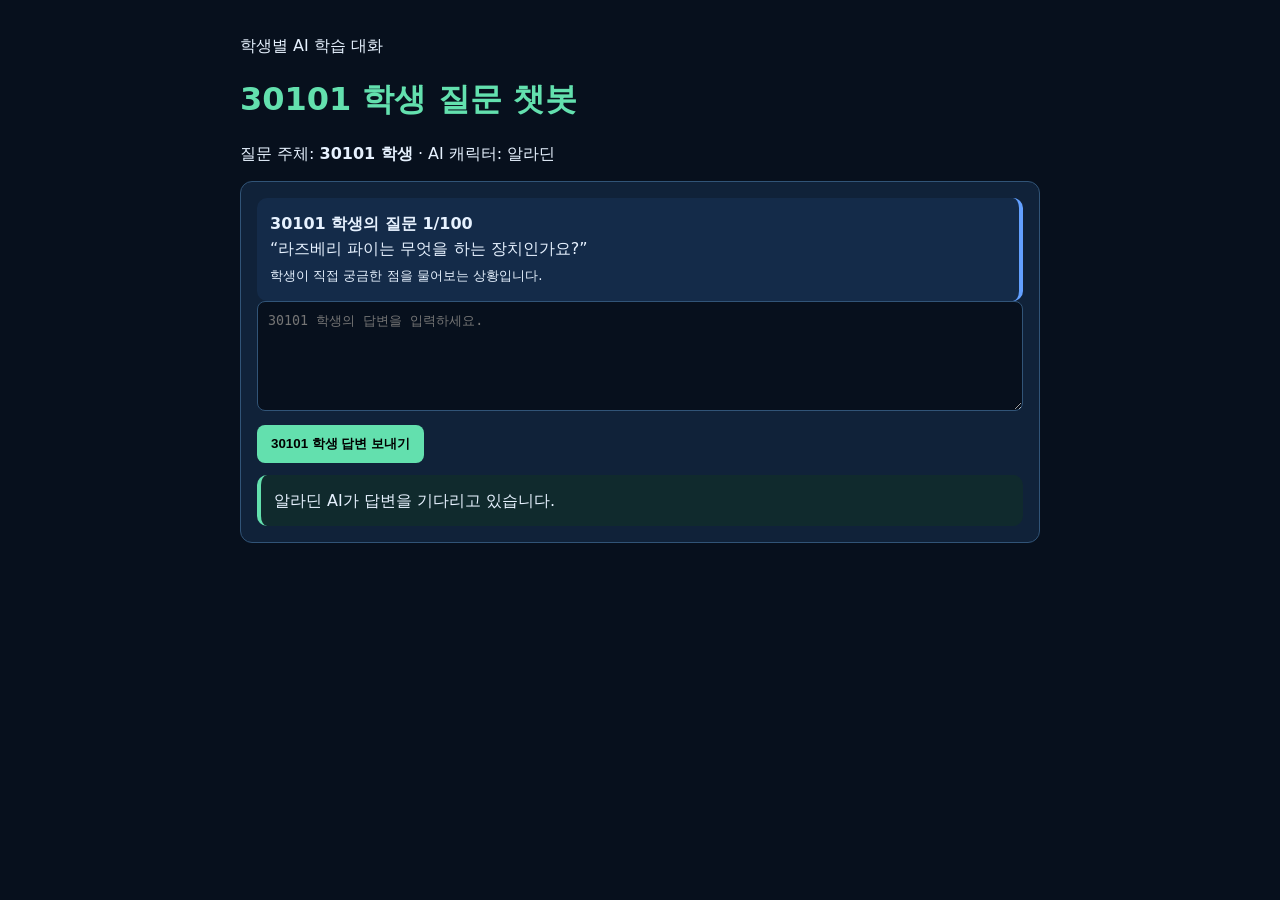
<file: student-web/30101-ai-chatbot-student-question.html>
<!doctype html><html lang="ko"><meta charset="utf-8"><meta name="viewport" content="width=device-width,initial-scale=1"><title>30101 학생 질문 챗봇</title><style>body{background:#07101d;color:#e7f2ff;font-family:system-ui;margin:0}.wrap{max-width:800px;margin:auto;padding:20px}.card{background:#102239;border:1px solid #315477;border-radius:12px;padding:16px;margin:12px 0}h1{color:#63e0ae}.student{background:#142b49;border-right:4px solid #63a0ff;padding:13px;border-radius:10px;line-height:1.6}.ai{background:#102a2d;border-left:4px solid #63e0ae;padding:13px;border-radius:10px;line-height:1.6;margin-top:12px}textarea{width:100%;min-height:110px;background:#07101d;color:#fff;border:1px solid #315477;border-radius:8px;padding:10px;box-sizing:border-box}button{margin-top:10px;padding:10px 14px;border:0;border-radius:8px;background:#63e0ae;font-weight:700}</style><main class="wrap"><p>학생별 AI 학습 대화</p><h1>30101 학생 질문 챗봇</h1><p>질문 주체: <b>30101 학생</b> · AI 캐릭터: 알라딘</p><section class="card"><div id="q" class="student"></div><textarea id="a" placeholder="30101 학생의 답변을 입력하세요."></textarea><button id="send">30101 학생 답변 보내기</button><div id="ai" class="ai">알라딘 AI가 답변을 기다리고 있습니다.</div></section></main><script>const bases=['라즈베리 파이는 무엇을 하는 장치인가요?','자동차가 앞으로 가려면 어떤 값이 필요한가요?','속도 값이 바뀌면 자동차는 어떻게 달라지나요?','조향 값이 0이면 자동차는 어떻게 움직이나요?','브레이크 값 1은 어떤 상태인가요?','패킷에서 출발지와 목적지는 무엇인가요?','Wireshark에서 이 패킷을 찾으려면 어떤 필터를 쓸까요?','이 기록에서 자동차가 움직였다는 근거는 무엇인가요?','문제가 생겼을 때 가장 먼저 확인할 것은 무엇인가요?','오늘 배운 내용을 한 문장으로 말해 보세요?'];let i=Number(localStorage.getItem('30101-student-question-index')||0);const q=document.querySelector('#q'),a=document.querySelector('#a'),ai=document.querySelector('#ai');function draw(){q.innerHTML=`<b>30101 학생의 질문 ${i+1}/100</b><br>“${bases[i%10]}”<br><small>학생이 직접 궁금한 점을 물어보는 상황입니다.</small>`}function answer(v){const t=v.toLowerCase();if(!v)return'30101 학생, 답변을 한 문장으로 적어 보세요. 화면에서 본 값 하나를 넣어 주세요.';if(/속도|km|가속/.test(t))return'30101 학생, 속도 값을 잘 찾았어요. 이전 기록과 비교해 빨라졌는지 확인해 보세요. 다음에는 출발·가속·감속 중 무엇인지 생각해 볼까요?';if(/조향|왼쪽|오른쪽|직진/.test(t))return'30101 학생, 조향 방향을 관찰했군요. 조향 값의 부호와 자동차 방향을 연결해 보세요.';if(/브레이크|정지|멈춤/.test(t))return'30101 학생, 브레이크와 속도를 함께 보았네요. 두 값을 같이 보면 정지와 감속을 구분할 수 있어요.';if(/패킷|프레임|필터|json|tcp|wireshark/.test(t))return'30101 학생, 패킷에서 근거를 찾았어요. 출발지·목적지·시간 중 하나와 프레임 번호를 확인해 보세요.';return'30101 학생, 좋은 시도예요. 답변의 중요한 단어를 화면 값이나 패킷과 연결해 보세요. 무엇을 근거로 했나요?'}document.querySelector('#send').onclick=()=>{ai.textContent=answer(a.value.trim());i=Math.min(99,i+1);localStorage.setItem('30101-student-question-index',i);a.value='';draw()};draw()</script></html>
</file>
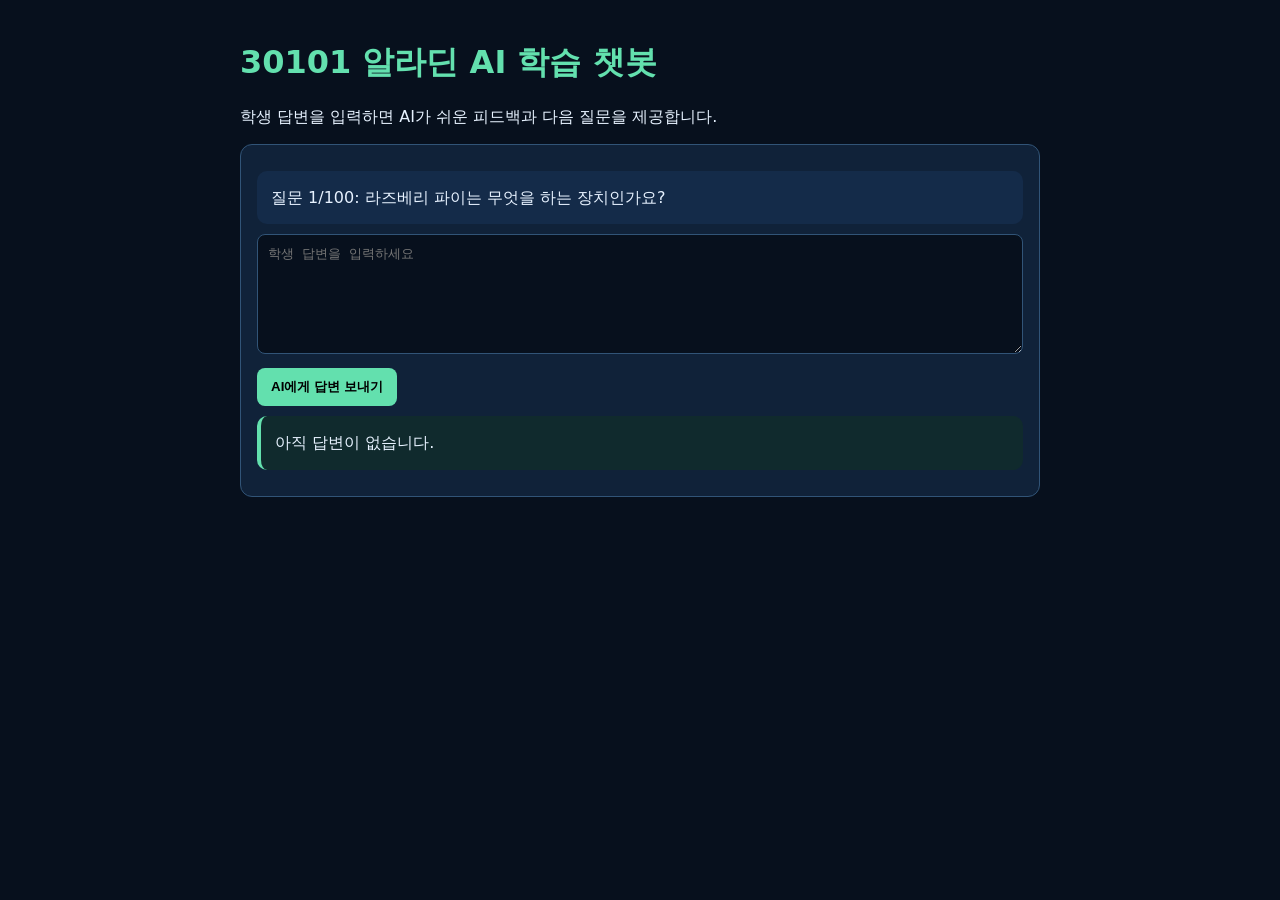
<file: student-web/30101-ai-chatbot.html>
<!doctype html><html lang="ko"><meta charset="utf-8"><meta name="viewport" content="width=device-width,initial-scale=1"><title>30101 알라딘 AI 챗봇</title><style>body{background:#07101d;color:#e7f2ff;font-family:system-ui;margin:0}.wrap{max-width:800px;margin:auto;padding:20px}.card{background:#102239;border:1px solid #315477;border-radius:12px;padding:16px}h1{color:#63e0ae}.q,.ai{padding:14px;border-radius:10px;margin:10px 0;line-height:1.6}.q{background:#142b49}.ai{background:#102a2d;border-left:4px solid #63e0ae}textarea{width:100%;min-height:120px;background:#07101d;color:#fff;border:1px solid #315477;border-radius:8px;padding:10px;box-sizing:border-box}button{margin-top:10px;padding:10px 14px;border:0;border-radius:8px;background:#63e0ae;font-weight:700}</style><main class="wrap"><h1>30101 알라딘 AI 학습 챗봇</h1><p>학생 답변을 입력하면 AI가 쉬운 피드백과 다음 질문을 제공합니다.</p><section class="card"><div id="q" class="q"></div><textarea id="a" placeholder="학생 답변을 입력하세요"></textarea><button id="send">AI에게 답변 보내기</button><div id="ai" class="ai">아직 답변이 없습니다.</div></section></main><script>const qs=['라즈베리 파이는 무엇을 하는 장치인가요?','자동차가 앞으로 가려면 어떤 값이 필요한가요?','속도 값이 바뀌면 자동차는 어떻게 달라지나요?','조향 값이 0이면 자동차는 어떻게 움직이나요?','브레이크 값 1은 어떤 상태인가요?','패킷에서 출발지와 목적지는 무엇인가요?','Wireshark에서 이 패킷을 찾으려면 어떤 필터를 쓸까요?','이 기록에서 자동차가 움직였다는 근거는 무엇인가요?','문제가 생겼을 때 가장 먼저 확인할 것은 무엇인가요?','오늘 배운 내용을 한 문장으로 말해 보세요?'];let i=Number(localStorage.getItem('30101-ai-index')||0);const q=document.querySelector('#q'),a=document.querySelector('#a'),ai=document.querySelector('#ai');function draw(){q.textContent=`질문 ${i+1}/100: ${qs[i%10]}`}function reply(v){const t=v.toLowerCase();if(!v)return'답변을 한 문장으로 적어 보세요. 화면에서 값 하나를 넣어 주세요.';if(/속도|km|가속/.test(t))return'속도 값을 잘 찾았어요. 이전 기록과 비교해 빨라졌는지 확인해 보세요. 다음으로 출발·가속·감속 중 하나를 골라 보세요.';if(/조향|왼쪽|오른쪽|직진/.test(t))return'조향 방향을 관찰했군요. 조향 값의 부호와 자동차 방향을 연결해 보세요. 조향 0과 비교해 볼까요?';if(/브레이크|정지|멈춤/.test(t))return'브레이크와 속도를 함께 보았네요. 두 값을 같이 보면 정지와 감속을 구분할 수 있어요.';if(/패킷|프레임|필터|json|tcp|wireshark/.test(t))return'패킷에서 근거를 찾았어요. 출발지·목적지·시간 중 하나와 프레임 번호를 확인해 보세요.';return'좋은 시도예요. 답변의 중요한 단어를 화면 값이나 패킷과 연결해 보세요. 무엇을 근거로 했나요?'}document.querySelector('#send').onclick=()=>{ai.textContent=reply(a.value.trim());i=Math.min(99,i+1);localStorage.setItem('30101-ai-index',i);a.value='';draw()};draw()</script></html>
</file>
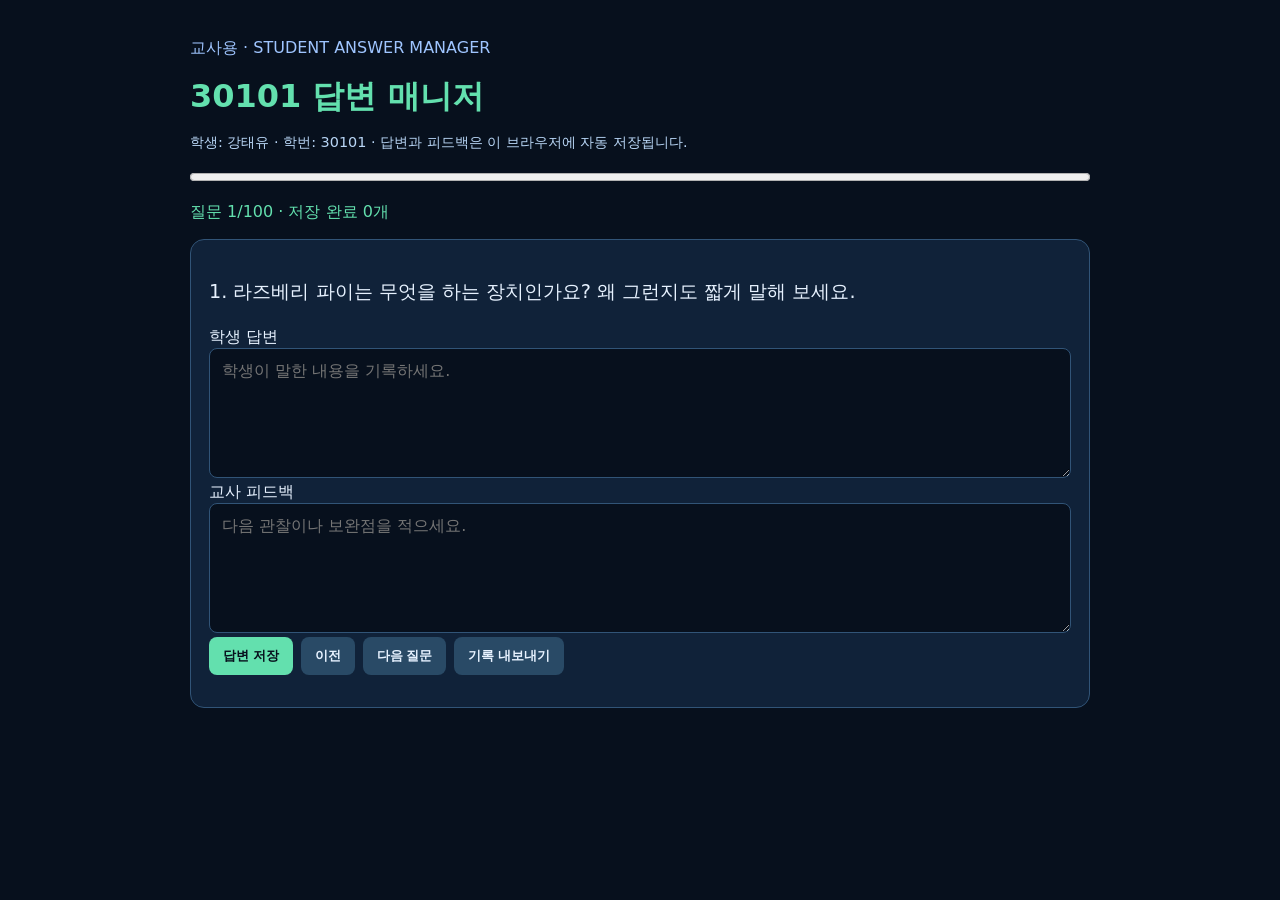
<file: student-web/30101-answer-manager.html>
<!doctype html><html lang="ko"><head><meta charset="utf-8"><meta name="viewport" content="width=device-width,initial-scale=1"><title>30101 답변 매니저</title><style>body{margin:0;background:#07101d;color:#e7f2ff;font-family:system-ui,sans-serif}.wrap{max-width:900px;margin:0 auto;padding:22px}.card{background:#102239;border:1px solid #315477;border-radius:14px;padding:18px;margin:14px 0}h1{margin:.2rem 0;color:#63e0ae}.tag{color:#9fc5ff}.q{font-size:1.2rem;line-height:1.6}.row{display:flex;gap:8px;flex-wrap:wrap}button{border:0;border-radius:8px;padding:10px 14px;font-weight:700;cursor:pointer;background:#63e0ae;color:#07101d}button.secondary{background:#294a66;color:#e7f2ff}textarea{width:100%;min-height:130px;box-sizing:border-box;background:#07101d;color:#fff;border:1px solid #315477;border-radius:8px;padding:12px;font:inherit}progress{width:100%;height:16px}.status{color:#63e0ae}.small{font-size:.9rem;color:#b8d5f5}</style></head><body><main class="wrap"><p class="tag">교사용 · STUDENT ANSWER MANAGER</p><h1>30101 답변 매니저</h1><p class="small">학생: 강태유 · 학번: 30101 · 답변과 피드백은 이 브라우저에 자동 저장됩니다.</p><progress id="progress" max="100" value="0"></progress><p id="count" class="status"></p><section class="card"><p id="question" class="q"></p><label>학생 답변<textarea id="answer" placeholder="학생이 말한 내용을 기록하세요."></textarea></label><label>교사 피드백<textarea id="feedback" placeholder="다음 관찰이나 보완점을 적으세요."></textarea></label><div class="row"><button id="save">답변 저장</button><button id="prev" class="secondary">이전</button><button id="next" class="secondary">다음 질문</button><button id="export" class="secondary">기록 내보내기</button></div><p id="status" class="small"></p></section></main><script>
const bases=['라즈베리 파이는 무엇을 하는 장치인가요?','자동차가 앞으로 가려면 어떤 값이 필요한가요?','속도 값이 바뀌면 자동차는 어떻게 달라지나요?','조향 값이 0이면 자동차는 어떻게 움직이나요?','브레이크 값 1은 어떤 상태인가요?','패킷에서 출발지와 목적지는 무엇인가요?','Wireshark에서 이 패킷을 찾으려면 어떤 필터를 쓸까요?','이 기록에서 자동차가 움직였다는 근거는 무엇인가요?','문제가 생겼을 때 가장 먼저 확인할 것은 무엇인가요?','오늘 배운 내용을 한 문장으로 말해 보세요?'];const follow=['화면에서 값 하나를 찾아 말해 보세요.','왜 그런지도 짧게 말해 보세요.','친구에게 설명한다면 어떻게 말할까요?','순서대로 무엇을 확인할지 말해 보세요.','다른 경우에는 어떻게 될지도 생각해 보세요.','프레임 번호를 근거로 말해 보세요.','한 줄로 적은 뒤 말해 보세요.','친구와 함께 확인할 역할을 말해 보세요.','쉬운 말로 다시 설명해 보세요.','다음에 확인할 것을 골라 보세요.'];const questions=Array.from({length:100},(_,i)=>`${bases[i%10]} ${follow[(i+1)%10]}`);const key='30101-answer-manager';const state=JSON.parse(localStorage.getItem(key)||'{"index":0,"items":[]}');const $=id=>document.getElementById(id);function render(){const i=state.index; $('question').textContent=`${i+1}. ${questions[i]}`;$('count').textContent=`질문 ${i+1}/100 · 저장 완료 ${state.items.filter(x=>x.answer||x.feedback).length}개`;$('progress').value=state.items.filter(x=>x.answer||x.feedback).length;$('answer').value=state.items[i]?.answer||'';$('feedback').value=state.items[i]?.feedback||''}function save(){state.items[state.index]={question:questions[state.index],answer:$('answer').value.trim(),feedback:$('feedback').value.trim(),savedAt:new Date().toISOString()};localStorage.setItem(key,JSON.stringify(state));$('status').textContent='30101 답변과 피드백을 저장했습니다.';render()}$('save').onclick=save;$('next').onclick=()=>{save();state.index=Math.min(99,state.index+1);localStorage.setItem(key,JSON.stringify(state));render()};$('prev').onclick=()=>{save();state.index=Math.max(0,state.index-1);localStorage.setItem(key,JSON.stringify(state));render()};$('export').onclick=()=>{const blob=new Blob([JSON.stringify({student_code:'30101',student_name:'강태유',items:state.items},null,2)],{type:'application/json'});const a=document.createElement('a');a.href=URL.createObjectURL(blob);a.download='30101-answer-log.json';a.click();URL.revokeObjectURL(a.href)};render();</script></body></html>
</file>
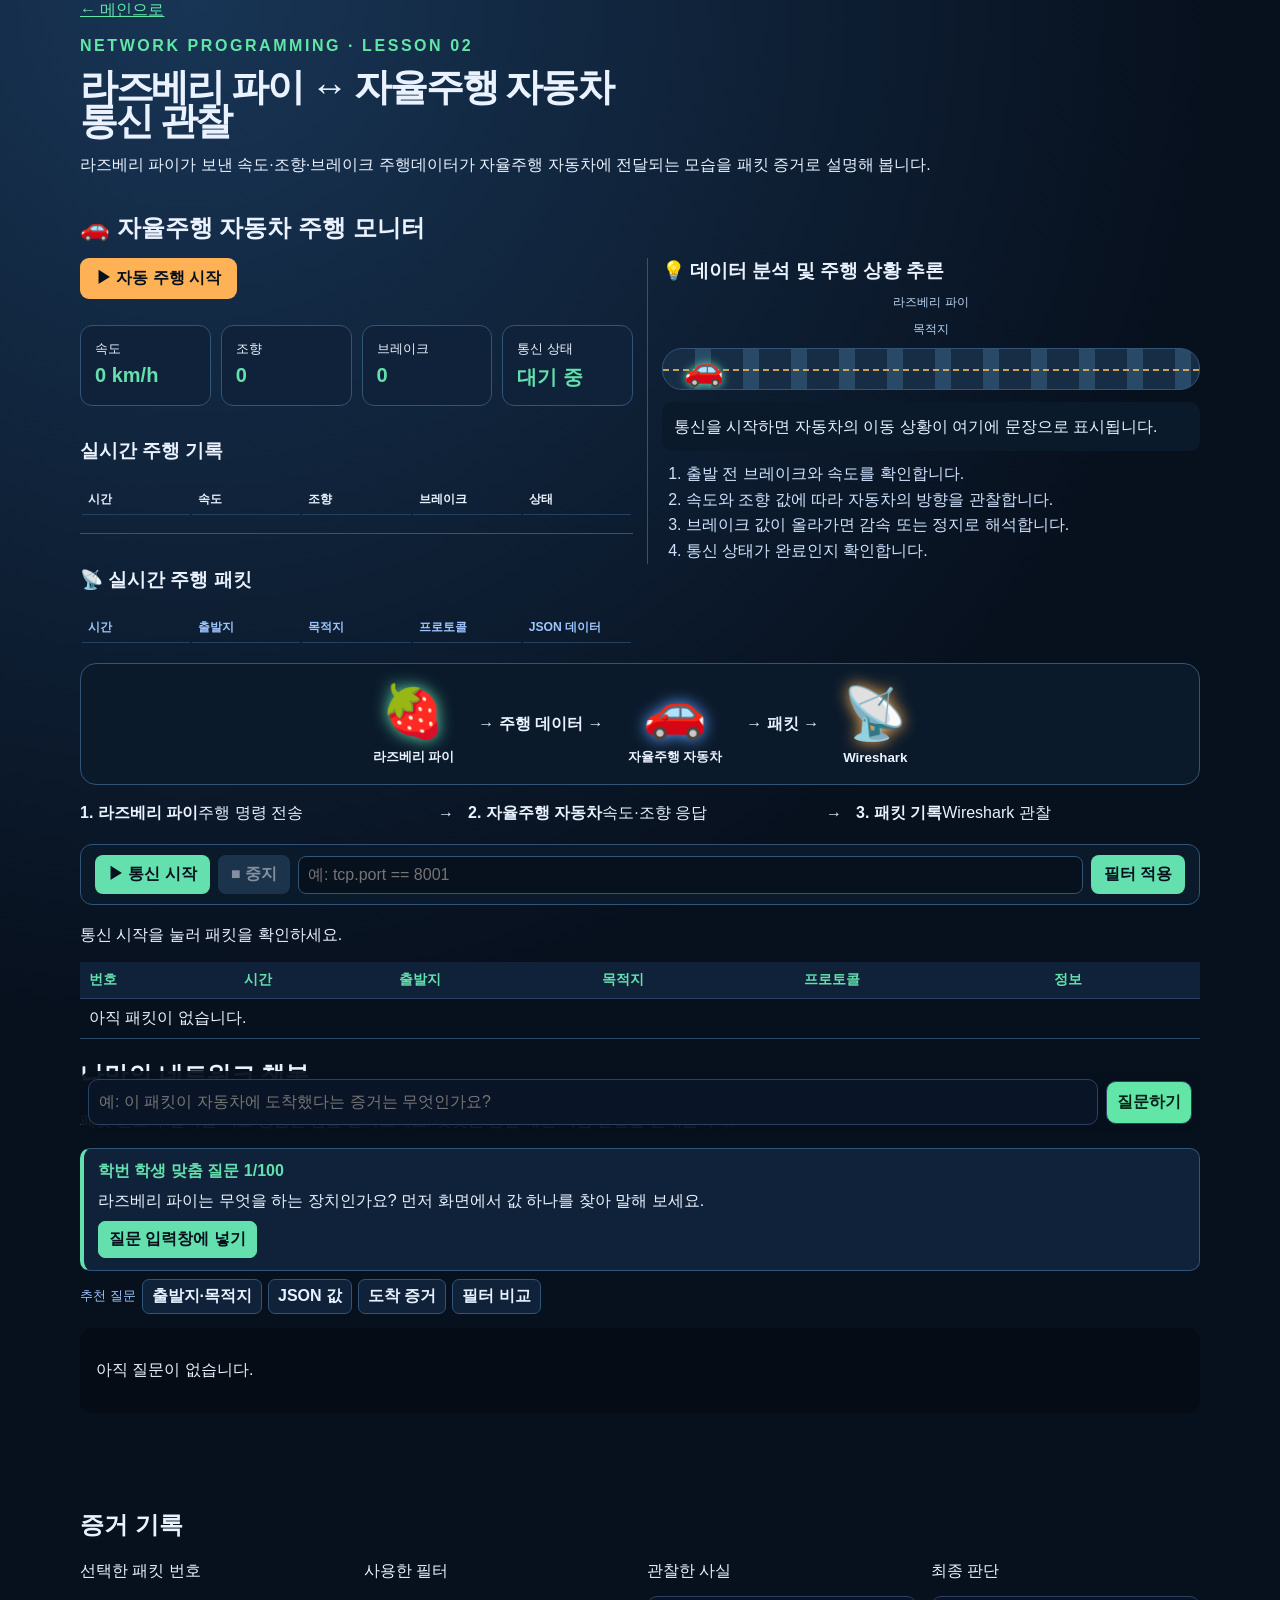
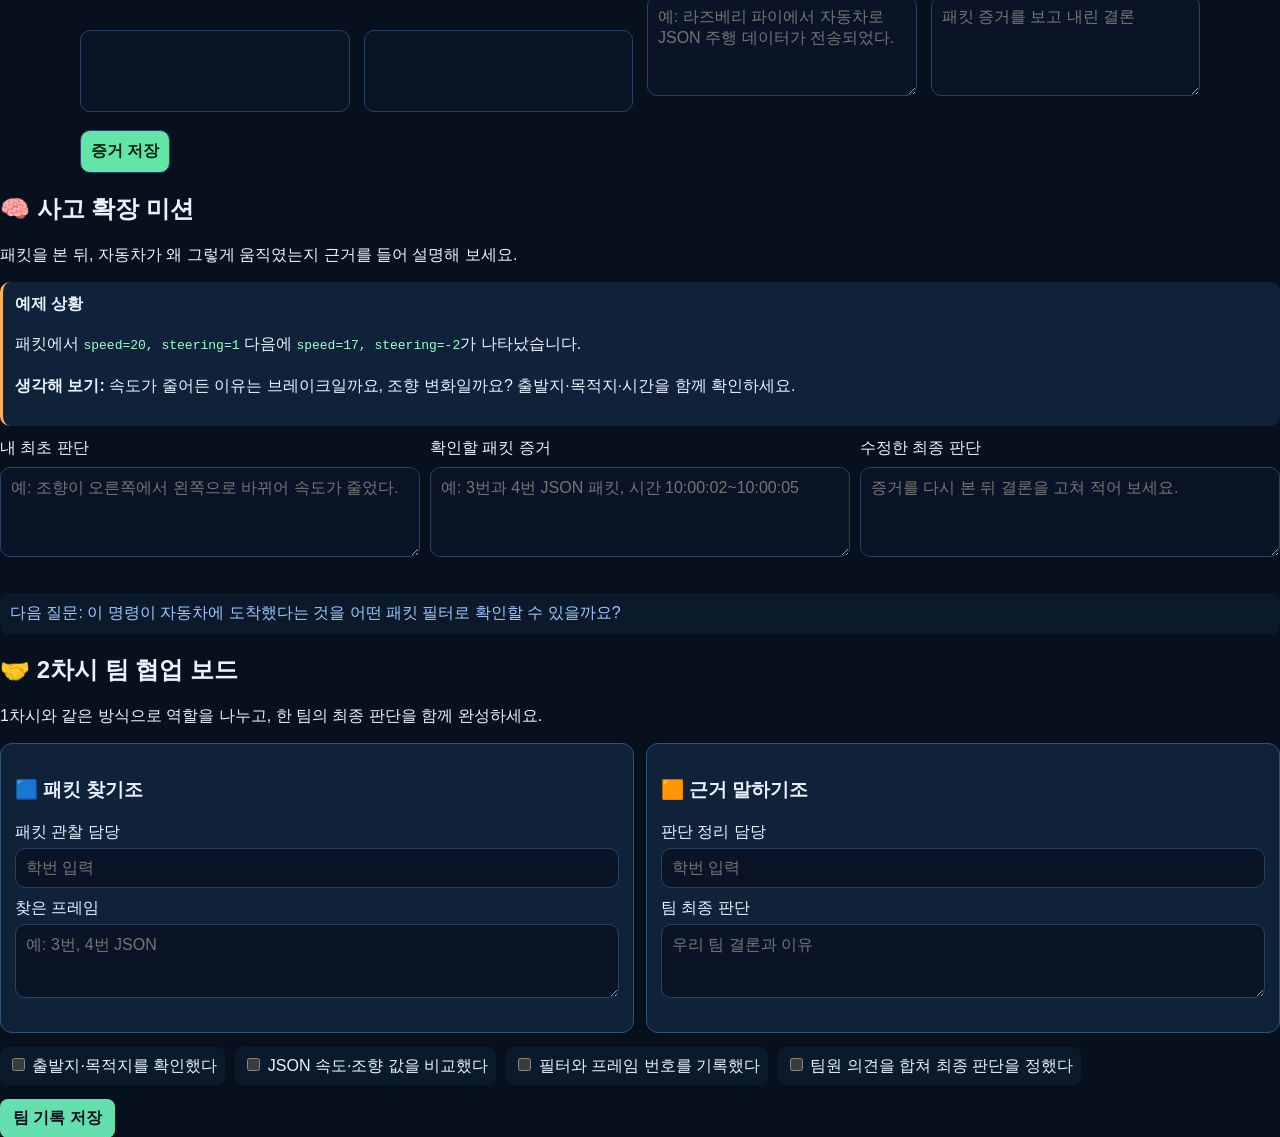
<file: student-web/lesson-02.html>
<!doctype html><html lang="ko"><head><meta charset="utf-8"><meta name="viewport" content="width=device-width,initial-scale=1"><title>네트워크프로그래밍 2차시</title><link rel="stylesheet" href="styles.css"></head><body><main class="page-shell"><a href="index.html#learning">← 메인으로</a><section class="hero"><p class="eyebrow">NETWORK PROGRAMMING · LESSON 02</p><h1>라즈베리 파이 ↔ 자율주행 자동차<br>통신 관찰</h1><p>라즈베리 파이가 보낸 속도·조향·브레이크 주행데이터가 자율주행 자동차에 전달되는 모습을 패킷 증거로 설명해 봅니다.</p></section><section class="panel"><div class="flow-grid"><article class="flow-card"><b>1. 라즈베리 파이</b><span>주행 명령 전송</span></article><strong>→</strong><article class="flow-card"><b>2. 자율주행 자동차</b><span>속도·조향 응답</span></article><strong>→</strong><article class="flow-card"><b>3. 패킷 기록</b><span>Wireshark 관찰</span></article></div><div class="toolbar"><button id="start">▶ 통신 시작</button><button id="stop" disabled>■ 중지</button><input id="filter" placeholder="예: tcp.port == 8001"><button id="apply">필터 적용</button></div><p id="status">통신 시작을 눌러 패킷을 확인하세요.</p><table class="packet-table"><thead><tr><th>번호</th><th>시간</th><th>출발지</th><th>목적지</th><th>프로토콜</th><th>정보</th></tr></thead><tbody id="packets"><tr><td colspan="6">아직 패킷이 없습니다.</td></tr></tbody></table></section><section class="panel"><h2>증거 기록</h2><div class="form-grid"><label>선택한 패킷 번호<input id="packetNo"></label><label>사용한 필터<input id="filterUsed"></label><label class="wide">관찰한 사실<textarea id="evidence" placeholder="예: 라즈베리 파이에서 자동차로 JSON 주행 데이터가 전송되었다."></textarea></label><label class="wide">최종 판단<textarea id="judgement" placeholder="패킷 증거를 보고 내린 결론"></textarea></label></div><button id="save">증거 저장</button><p id="saved"></p></section></main><script>const rows=[['1','10:00:01','192.168.4.21','192.168.4.10','TCP','SYN 연결 시작'],['2','10:00:01','192.168.4.10','192.168.4.21','TCP','SYN/ACK 응답'],['3','10:00:02','192.168.4.21','192.168.4.10','JSON','speed=20, steering=1'],['4','10:00:05','192.168.4.21','192.168.4.10','JSON','speed=17, steering=-2']];let timer;const render=(list=rows)=>packets.innerHTML=list.map(r=>`<tr data-no="${r[0]}">${r.map(c=>`<td>${c}</td>`).join('')}</tr>`).join('');start.onclick=()=>{render();status.textContent='통신 중… 패킷이 도착했습니다.';start.disabled=true;stop.disabled=false;timer=setTimeout(()=>{status.textContent='통신 완료. 패킷을 선택해 증거로 기록하세요.';stop.disabled=true},1200)};stop.onclick=()=>{clearTimeout(timer);status.textContent='통신을 중지했습니다.';stop.disabled=true;start.disabled=false};apply.onclick=()=>{const q=filter.value.trim().toLowerCase();render(q?rows.filter(r=>r.join(' ').toLowerCase().includes(q.replace('tcp.port == 8001','tcp'))||q==='json'&&r[4]==='JSON'):rows);filterUsed.value=filter.value};packets.onclick=e=>{const tr=e.target.closest('tr[data-no]');if(tr){packetNo.value=tr.dataset.no;filterUsed.value=filter.value||'tcp.port == 8001';evidence.focus()}};save.onclick=()=>{saved.textContent='증거와 최종 판단을 저장했습니다. 다음 단계에서 챗봇과 비교해 보세요.'}</script></body></html>
</html>
<style>
.model-preview{display:flex;gap:24px;justify-content:center;align-items:center;margin:18px 0;padding:18px;border:1px solid #315477;border-radius:16px;background:#0b1a2b}.model-preview .model{display:flex;flex-direction:column;align-items:center;gap:6px;font-weight:700}.model-preview .model span{font-size:3.2rem;filter:drop-shadow(0 0 8px #63a0ff)}.model-preview .raspberry span{filter:drop-shadow(0 0 8px #63e0ae)}.model-preview .radio span{filter:drop-shadow(0 0 8px #ffb156)}
</style>
<script>
document.addEventListener('DOMContentLoaded',()=>{
 const input=document.querySelector('#lesson-chat-input'),send=document.querySelector('#lesson-chat-send'),history=document.querySelector('#lesson-chat-history'); if(!input||!send||!history)return;
 let draft=''; input.addEventListener('input',()=>{draft=input.value.trim()});
 const feedback=(text)=>{const t=text.toLowerCase();if(!text)return'답변을 한 문장으로 적어 보세요. 화면에서 본 값 하나를 함께 넣으면 더 좋아요.';if(/속도|km|가속/.test(t))return'좋아요. 속도 값을 찾았네요. 그 값이 이전 기록보다 커졌나요, 작아졌나요? 그렇게 판단한 패킷 번호도 찾아볼까요?';if(/조향|왼쪽|오른쪽|직진/.test(t))return'조향 방향을 관찰했군요. 조향 값이 0인지, 양수인지, 음수인지 확인해 보세요. 그 값과 자동차의 움직임을 연결해 말해 볼까요?';if(/브레이크|정지|멈춤/.test(t))return'브레이크 상태를 찾았네요. 브레이크 값과 속도 값을 함께 비교하면 정지인지 감속인지 구분할 수 있어요. 두 값을 적어 보세요.';if(/패킷|프레임|필터|wireshark|json|tcp/.test(t))return'패킷에서 근거를 찾으려는 답변이네요. 출발지·목적지·시간 중 하나를 골라 확인하고, 프레임 번호를 기록해 보세요.';if(/라즈베리|통신|연결/.test(t))return'통신 흐름을 생각했군요. 라즈베리 파이에서 자동차로 명령이 갔는지, 자동차가 응답했는지 순서대로 확인해 보세요.';return'좋은 시도예요. 답변에서 중요한 단어 하나를 골라 화면의 값이나 패킷 번호와 연결해 보세요. 무엇을 근거로 했나요?'};
 send.addEventListener('click',()=>setTimeout(()=>{const answer=feedback(draft);const bot=document.createElement('div');bot.className='chat-message bot';bot.innerHTML=`<b>🧞 알라딘 학습 피드백</b><p>${answer}</p>`;history.append(bot);history.scrollTop=history.scrollHeight;draft=''},180));
});
</script>
<script>
document.addEventListener('DOMContentLoaded',()=>{
  const chat=document.querySelector('.lesson-chat'), history=document.querySelector('#lesson-chat-history'), input=document.querySelector('#lesson-chat-input'), send=document.querySelector('#lesson-chat-send');
  if(!chat||!history||!input||!send)return;
  const student=JSON.parse(localStorage.getItem('smarthome-student')||'null');
  const code=student?.student_code||document.querySelector('#student-id')?.value||'학생';
  const key=`student-chat-${code}`; const state=JSON.parse(localStorage.getItem(key)||'{"next":0,"logs":[]}');
  const bases=['라즈베리 파이는 무엇을 하는 장치인가요?','자동차가 앞으로 가려면 어떤 값이 필요한가요?','속도 값이 바뀌면 자동차는 어떻게 달라지나요?','조향 값이 0이면 자동차는 어떻게 움직이나요?','브레이크 값 1은 어떤 상태인가요?','패킷에서 출발지와 목적지는 무엇인가요?','Wireshark에서 이 패킷을 찾으려면 어떤 필터를 쓸까요?','이 기록에서 자동차가 움직였다는 근거는 무엇인가요?','문제가 생겼을 때 가장 먼저 확인할 것은 무엇인가요?','오늘 배운 내용을 한 문장으로 말해 보세요?'];
  const follow=['먼저 화면에서 값 하나를 찾아 말해 보세요.','왜 그런지도 짧게 말해 보세요.','친구에게 설명한다면 어떻게 말할까요?','순서대로 무엇을 확인할지 말해 보세요.','다른 경우에는 어떻게 될지도 생각해 보세요.','찾은 값이나 프레임 번호를 근거로 말해 보세요.','한 줄로 적은 뒤 말해 보세요.','친구와 함께 확인한다면 어떤 역할을 맡을까요?','쉬운 말로 다시 설명해 보세요.','다음에 확인할 것을 하나 골라 보세요.'];
  const prompts=Array.from({length:100},(_,i)=>`${bases[i%10]} ${follow[(i+(Number(String(code).slice(-2))||0))%10]}`);
  const safe=s=>String(s).replace(/[&<>"']/g,c=>({'&':'&amp;','<':'&lt;','>':'&gt;','"':'&quot;',"'":'&#39;'}[c]));
  function draw(){let box=document.querySelector('#student-next-question');if(!box){box=document.createElement('div');box.id='student-next-question';box.className='student-next-question';chat.insertBefore(box,history)}box.innerHTML=`<b>학번 ${safe(code)} 맞춤 질문 ${Math.min(state.next+1,100)}/100</b><p>${safe(prompts[state.next%100])}</p><button type="button">질문 입력창에 넣기</button>`;box.querySelector('button').onclick=()=>{input.value=prompts[state.next%100];input.focus()}}
  draw(); send.addEventListener('click',()=>setTimeout(()=>{if(input.value.trim()){state.logs.push({question:input.value.trim(),time:new Date().toISOString()});state.next=Math.min(state.next+1,100);localStorage.setItem(key,JSON.stringify(state));draw()}},100));
});
</script><style>.student-next-question{margin:8px 0;padding:12px 14px;border:1px solid #315477;border-left:4px solid #63e0ae;border-radius:10px;background:#102239}.student-next-question b{color:#63e0ae}.student-next-question p{margin:.45rem 0;line-height:1.55}.student-next-question button{border:1px solid #63e0ae;border-radius:7px;background:#63e0ae;color:#07101d;padding:7px 10px;font-weight:700;cursor:pointer}</style>
<div class="model-preview" aria-label="통신 장치 모형"><div class="model raspberry"><span>🍓</span><small>라즈베리 파이</small></div><b>→ 주행 데이터 →</b><div class="model"><span>🚗</span><small>자율주행 자동차</small></div><b>→ 패킷 →</b><div class="model radio"><span>📡</span><small>Wireshark</small></div></div>
<section class="panel lesson-link-panel"><h2>1차시에서 이어하기</h2><p>1차시에서 찾은 시간·속도·조향 값을 주행 JSON 명령으로 바꾸고, 2차시 패킷에서 같은 값이 전달되는지 확인합니다.</p><a class="button" href="index.html#learning">1차시 주행 데이터 다시 보기 →</a><span>1차시 기록 → JSON 명령 → 2차시 패킷 증거</span></section>
<section class="panel sequence-panel"><h2>2차시 탐구 순서 시뮬레이션</h2><p>번호를 순서대로 눌러 활동을 진행하세요.</p><div class="sequence-grid" id="sequence-grid"></div><div class="sequence-detail" id="sequence-detail">1번부터 시작하세요.</div></section><script>const sequence=[['1차시 결과 확인','속도·조향·시간 값을 다시 확인합니다.','주행 데이터 기록'],['JSON 명령 만들기','speed·steering·brake 값을 입력합니다.','JSON 파일'],['라즈베리 파이 송신','송신 IP와 Port를 확인합니다.','송신 코드'],['자동차 수신','수신 IP와 Port를 확인합니다.','수신 설정'],['Python 통신 실행','라즈베리 파이에서 자동차로 명령을 보냅니다.','통신 실행 결과'],['Wireshark 캡처','통신 패킷 캡처를 시작합니다.','패킷 목록'],['필터 적용','tcp.port == 8001 또는 json을 적용합니다.','필터 문자열'],['증거 기록','프레임 번호·출발지·목적지를 기록합니다.','증거 기록지'],['챗봇 질문','증거를 바탕으로 질문하고 답변과 비교합니다.','챗봇 로그'],['최종 판단','최초 판단과 비교하고 다시 검증합니다.','최종 판단 문장']];let current=0;const sg=document.querySelector('#sequence-grid'),sd=document.querySelector('#sequence-detail');sg.innerHTML=sequence.map((s,i)=>`<button class="sequence-step" data-i="${i}"><b>${i+1}</b><span>${s[0]}</span></button>`).join('');const update=()=>{document.querySelectorAll('.sequence-step').forEach((b,i)=>b.classList.toggle('active',i===current));const s=sequence[current];sd.innerHTML=`<b>${current+1}. ${s[0]}</b><p>${s[1]}</p><small>산출물: ${s[2]}</small>`};document.querySelectorAll('.sequence-step').forEach(b=>b.onclick=()=>{current=Number(b.dataset.i);update()});update();</script><style>.sequence-grid{display:grid;grid-template-columns:repeat(5,1fr);gap:10px}.sequence-step{padding:12px 8px;border:1px solid #315477;border-radius:12px;background:#102239;color:#fff;text-align:left;cursor:pointer}.sequence-step b{display:block;color:#63e0ae;font-size:1.2rem}.sequence-step span{font-size:.8rem}.sequence-step.active{border-color:#63e0ae;box-shadow:0 0 14px rgba(99,224,174,.25)}.sequence-detail{margin-top:16px;padding:16px;border-radius:12px;background:#07101d}.sequence-detail p{margin:6px 0}.sequence-detail small{color:#9fc5ff}@media(max-width:800px){.sequence-grid{grid-template-columns:repeat(2,1fr)}}</style>
<script>
document.addEventListener('DOMContentLoaded',()=>{const main=document.querySelector('main');const hero=main.querySelector('.hero');const sequence=main.querySelector('.sequence-panel');const link=main.querySelector('.lesson-link-panel');if(hero&&link&&sequence){hero.after(link,sequence)}});
</script>
<section class="panel lesson-chat"><h2>나만의 네트워크 챗봇</h2><p>패킷 번호와 필터를 적고 궁금한 점을 물어보세요. 챗봇은 정답 대신 다음 관찰을 안내합니다.</p><div id="lesson-chat-history" class="chat-history"><p>아직 질문이 없습니다.</p></div><div class="chat-composer"><input id="lesson-chat-input" placeholder="예: 이 패킷이 자동차에 도착했다는 증거는 무엇인가요?"><button id="lesson-chat-send">질문하기</button></div><span id="lesson-chat-status"></span></section><script>const lessonAnswers=[['출발지','먼저 패킷의 출발지와 목적지 열을 찾아 서로 반대 방향인지 비교해 보세요.'],['필터','필터를 적용하기 전과 후에 패킷 수가 어떻게 달라졌는지 확인해 보세요.'],['TCP','SYN → SYN/ACK → ACK 순서가 보이는지 프레임 번호를 따라가 보세요.'],['증거','선택한 프레임 번호와 필터 문자열을 함께 적으면 판단의 근거가 됩니다.']];document.querySelector('#lesson-chat-send')?.addEventListener('click',()=>{const i=document.querySelector('#lesson-chat-input'),h=document.querySelector('#lesson-chat-history'),s=document.querySelector('#lesson-chat-status'),q=i.value.trim();if(!q){s.textContent='질문을 먼저 입력하세요.';return}const normalized=q.toLowerCase();const hit=lessonAnswers.find(([key])=>normalized.includes(key.toLowerCase())||(key==='출발지'&&(normalized.includes('도착')||normalized.includes('어디')))||(key==='필터'&&normalized.includes('조건'))||(key==='TCP'&&(normalized.includes('syn')||normalized.includes('연결')))||(key==='증거'&&(normalized.includes('근거')||normalized.includes('번호'))));const fallbacks=['좋아요. 먼저 패킷의 시간 열을 보고 앞뒤 행을 비교해 보세요.','관찰한 값 하나를 골라 출발지와 목적지를 함께 적어 보세요.','필터를 적용하기 전과 후의 패킷 개수를 비교해 볼까요?','처음 판단을 뒷받침하는 프레임 번호가 있는지 찾아보세요.'];const answer=hit?hit[1]:fallbacks[Number(localStorage.getItem('lesson-fallback')||0)%fallbacks.length];localStorage.setItem('lesson-fallback',String(Number(localStorage.getItem('lesson-fallback')||0)+1));h.innerHTML+=`<div class="chat-message user"><b>👤 나</b><p>${q}</p></div><div class="chat-message bot"><b>🧞 알라딘</b><p>${answer}</p></div>`;i.value='';s.textContent='질문과 답변을 기록했습니다.'})</script><style>.lesson-chat{margin-top:18px}.lesson-chat .chat-composer{display:flex;gap:8px}.lesson-chat input{flex:1}.lesson-chat .chat-message{padding:8px 12px;margin:6px 0;border-radius:10px;background:#102239}.lesson-chat .bot{border-left:3px solid #63e0ae}.lesson-chat .user{border-left:3px solid #63a0ff}</style>
<script>document.addEventListener('DOMContentLoaded',()=>{const main=document.querySelector('main'),chat=document.querySelector('.lesson-chat'),first=main?.querySelector('.panel:not(.lesson-chat)');if(main&&chat&&first)first.after(chat)});</script>
<style>.lesson-chat .chat-history{display:flex;flex-direction:column;gap:8px}.lesson-chat .chat-message{max-width:82%;position:relative;padding:12px 16px}.lesson-chat .chat-message.user{align-self:flex-end;border-right:4px solid #63a0ff;border-left:0;background:#142b49}.lesson-chat .chat-message.bot{align-self:flex-start;border-left:4px solid #63e0ae;background:#102a2d}.lesson-chat .chat-message.user b{color:#9fc5ff}.lesson-chat .chat-message.bot b{color:#63e0ae}</style>
<style>.lesson-chat .chat-message:before{position:absolute;top:10px;width:32px;height:32px;display:grid;place-items:center;border-radius:50%;font-size:1.25rem;background:#07101d;border:1px solid #315477}.lesson-chat .chat-message.user:before{content:'👤';right:-44px;border-color:#63a0ff}.lesson-chat .chat-message.bot:before{content:'🧞';left:-44px;border-color:#63e0ae}</style>


<style>.lesson-chat .chat-message.user,.lesson-chat .chat-message.bot{padding-top:14px;padding-bottom:14px}.lesson-chat .chat-message.user{padding-right:54px}.lesson-chat .chat-message.bot{padding-left:54px}.lesson-chat .chat-message.user:before{right:10px}.lesson-chat .chat-message.bot:before{left:10px}</style>

<script>document.addEventListener('DOMContentLoaded',()=>{const h=document.querySelector('#lesson-chat-history'),i=document.querySelector('#lesson-chat-input'),b=document.querySelector('#lesson-chat-send');const key='lesson02-chat-logs';const read=()=>JSON.parse(localStorage.getItem(key)||'[]');const draw=logs=>{if(h&&logs.length)h.innerHTML=logs.map(x=>`<div class="chat-message user"><b>👤 나</b><p>${x.question}</p></div><div class="chat-message bot"><b>🧞 알라딘</b><p>${x.answer}</p></div>`).join('')};draw(read());b?.addEventListener('click',()=>setTimeout(()=>{const nodes=[...h.querySelectorAll('.chat-message')];if(nodes.length>=2){const logs=read();logs.push({question:nodes[nodes.length-2].innerText.replace('👤 나','').trim(),answer:nodes[nodes.length-1].innerText.replace('🧞 알라딘','').trim()});localStorage.setItem(key,JSON.stringify(logs));}},30))});</script>
<style>
body{overflow-x:hidden}.page-shell{width:min(1120px,calc(100% - 28px));margin:0 auto}.panel{box-sizing:border-box}.flow-grid{display:grid;grid-template-columns:1fr auto 1fr auto 1fr;gap:14px;align-items:center}.toolbar{display:flex;flex-wrap:wrap;gap:8px}.toolbar input{flex:1;min-width:180px}.lesson-chat{position:relative}.lesson-chat .chat-history{max-height:360px;overflow:auto}.lesson-chat .chat-composer{position:sticky;bottom:10px;padding:8px;border-radius:12px;background:rgba(7,16,29,.95);z-index:4}.lesson-chat input{min-width:0}@media(max-width:720px){.page-shell{width:calc(100% - 18px)}.hero h1{font-size:1.55rem}.flow-grid{grid-template-columns:1fr;gap:8px}.flow-grid>strong{transform:rotate(90deg);justify-self:center}.flow-card{width:100%;box-sizing:border-box}.toolbar button,.toolbar input{width:100%;min-height:42px}.packet-table{display:block;overflow-x:auto;white-space:nowrap}.form-grid{grid-template-columns:1fr}.sequence-grid{grid-template-columns:repeat(2,1fr)!important}.sequence-step{min-height:64px}.model-preview{flex-wrap:wrap;font-size:.85rem}.model-preview>b{width:100%;text-align:center}.lesson-chat .chat-message{max-width:92%}.lesson-chat .chat-composer{flex-direction:column}.lesson-chat .chat-composer button{width:100%;min-height:42px}}
</style>
<style>.hero h1{white-space:nowrap;font-size:clamp(1.25rem,3vw,2.35rem)}@media(max-width:520px){.hero h1{font-size:1.08rem;letter-spacing:-.04em}}</style>
<script>document.addEventListener('DOMContentLoaded',()=>{const hero=document.querySelector('.hero'),models=document.querySelector('.model-preview');if(hero&&models)hero.after(models)});</script>
<section class="panel command-sim"><h2>1. 라즈베리 파이 → 자율주행 자동차 명령 전송</h2><p>주행 명령을 입력하고 전송 버튼을 눌러 보세요.</p><div class="form-grid"><label>속도<input id="cmd-speed" type="number" value="20"></label><label>조향<input id="cmd-steering" type="number" value="1"></label><label>브레이크<input id="cmd-brake" type="number" value="0"></label></div><button id="cmd-send">🚀 명령 전송</button><pre id="cmd-result">아직 전송한 명령이 없습니다.</pre></section><script>document.querySelector('#cmd-send')?.addEventListener('click',()=>{const data={time:new Date().toLocaleTimeString('ko-KR'),speed:Number(document.querySelector('#cmd-speed').value),steering:Number(document.querySelector('#cmd-steering').value),brake:Number(document.querySelector('#cmd-brake').value),source:'raspberry-pi',target:'autonomous-car'};document.querySelector('#cmd-result').textContent='전송 완료\n'+JSON.stringify(data,null,2)})</script><style>.command-sim{margin-top:16px}.command-sim pre{padding:14px;border-radius:10px;background:#07101d;color:#9fffd1;white-space:pre-wrap}.command-sim .form-grid{grid-template-columns:repeat(3,1fr)}@media(max-width:650px){.command-sim .form-grid{grid-template-columns:1fr}}</style>
<script>document.addEventListener('DOMContentLoaded',()=>{document.querySelector('#cmd-send')?.addEventListener('click',()=>{const data={time:new Date().toLocaleTimeString('ko-KR'),speed:Number(document.querySelector('#cmd-speed').value),steering:Number(document.querySelector('#cmd-steering').value),brake:Number(document.querySelector('#cmd-brake').value),source:'raspberry-pi',target:'autonomous-car'};document.querySelector('#cmd-result').textContent='전송 완료\n'+JSON.stringify(data,null,2)})});</script>

<script>document.addEventListener('DOMContentLoaded',()=>{const hero=document.querySelector('.hero'),command=document.querySelector('.command-sim'),models=document.querySelector('.model-preview');if(hero&&command){hero.after(command);if(models)command.after(models)}});</script>
<section class="panel telemetry-panel"><h2>🚗 자율주행 자동차 주행 모니터</h2><div class="telemetry-grid"><div><small>속도</small><b id="telemetry-speed">0 km/h</b></div><div><small>조향</small><b id="telemetry-steering">0</b></div><div><small>브레이크</small><b id="telemetry-brake">0</b></div><div><small>통신 상태</small><b id="telemetry-status">대기 중</b></div></div></section><style>.telemetry-panel{margin-top:16px}.telemetry-grid{display:grid;grid-template-columns:repeat(4,1fr);gap:10px}.telemetry-grid div{padding:14px;border-radius:12px;background:#102239;border:1px solid #315477}.telemetry-grid small,.telemetry-grid b{display:block}.telemetry-grid b{margin-top:6px;color:#63e0ae;font-size:1.25rem}@media(max-width:650px){.telemetry-grid{grid-template-columns:repeat(2,1fr)}}</style><script>document.addEventListener('DOMContentLoaded',()=>{const send=document.querySelector('#cmd-send');send?.addEventListener('click',()=>{const speed=document.querySelector('#cmd-speed').value,steering=document.querySelector('#cmd-steering').value,brake=document.querySelector('#cmd-brake').value;document.querySelector('#telemetry-speed').textContent=`${speed} km/h`;document.querySelector('#telemetry-steering').textContent=steering;document.querySelector('#telemetry-brake').textContent=brake;document.querySelector('#telemetry-status').textContent='통신 완료'})});</script>
<script>document.addEventListener('DOMContentLoaded',()=>{const send=document.querySelector('#cmd-send');if(!send||document.querySelector('#auto-drive'))return;const b=document.createElement('button');b.id='auto-drive';b.type='button';b.textContent='▶ 자동 주행데이터 재생';send.parentNode.insertBefore(b,send);const samples=[{speed:0,steering:0,brake:1},{speed:8,steering:0,brake:0},{speed:20,steering:1,brake:0},{speed:17,steering:-2,brake:0},{speed:5,steering:0,brake:1}];b.addEventListener('click',()=>{let i=0;b.disabled=true;const timer=setInterval(()=>{const d=samples[i++];['speed','steering','brake'].forEach(k=>{const el=document.querySelector('#cmd-'+k);if(el)el.value=d[k]});document.querySelector('#cmd-send').click();if(i>=samples.length){clearInterval(timer);b.disabled=false}},1000)})});</script><style>#auto-drive{margin-left:8px;background:#ffb156;color:#07101d}@media(max-width:650px){#auto-drive{margin:8px 0 0;width:100%}}</style>
<script>document.addEventListener('DOMContentLoaded',()=>{const c=document.querySelector('.command-sim'),m=document.querySelector('.telemetry-panel');if(c&&m&&!c.parentElement.classList.contains('command-monitor-row')){const row=document.createElement('div');row.className='command-monitor-row';c.parentNode.insertBefore(row,c);row.append(c,m)}});</script><style>.command-monitor-row{display:grid;grid-template-columns:minmax(0,1fr) minmax(0,1fr);gap:16px;align-items:start}.command-monitor-row .command-sim,.command-monitor-row .telemetry-panel{margin-top:16px;height:100%;box-sizing:border-box}@media(max-width:760px){.command-monitor-row{grid-template-columns:1fr}}</style>
<script>document.addEventListener('DOMContentLoaded',()=>{const panel=document.querySelector('.telemetry-panel');if(!panel||document.querySelector('#telemetry-log'))return;const box=document.createElement('div');box.innerHTML='<h3>실시간 주행 기록</h3><div class="telemetry-log-wrap"><table id="telemetry-log"><thead><tr><th>시간</th><th>속도</th><th>조향</th><th>브레이크</th><th>상태</th></tr></thead><tbody></tbody></table></div>';panel.append(box);const body=box.querySelector('tbody');let last='';setInterval(()=>{const speed=document.querySelector('#telemetry-speed')?.textContent||'0 km/h',steering=document.querySelector('#telemetry-steering')?.textContent||'0',brake=document.querySelector('#telemetry-brake')?.textContent||'0',status=document.querySelector('#telemetry-status')?.textContent||'대기 중';const key=[speed,steering,brake,status].join('|');if(key!==last&&status!=='대기 중'){last=key;const tr=document.createElement('tr');tr.innerHTML=`<td>${new Date().toLocaleTimeString('ko-KR')}</td><td>${speed}</td><td>${steering}</td><td>${brake}</td><td>${status}</td>`;body.prepend(tr);while(body.children.length>8)body.lastElementChild.remove()}},250)});</script><style>.telemetry-log-wrap{max-height:220px;overflow:auto;margin-top:10px}.telemetry-log-wrap table{width:100%;font-size:.78rem}.telemetry-log-wrap th,.telemetry-log-wrap td{padding:6px;border-bottom:1px solid #24415f;text-align:left;white-space:nowrap}</style>
<style>@media(min-width:761px){.telemetry-panel{display:grid;grid-template-columns:minmax(0,1fr) minmax(0,1fr);gap:14px;align-items:start}.telemetry-panel>h2{grid-column:1/-1;margin-bottom:0}.telemetry-panel>.telemetry-grid{grid-column:1;grid-row:2}.telemetry-panel>.telemetry-log-wrap{grid-column:1;grid-row:3;margin-top:0}.telemetry-panel>#drive-analysis{grid-column:2;grid-row:2 / span 2;margin-top:0;border-top:0;border-left:1px solid #315477;padding:0 0 0 14px}.telemetry-panel>#drive-analysis .drive-track{grid-template-columns:1fr}.telemetry-panel>#drive-analysis .track-start,.telemetry-panel>#drive-analysis .track-end{text-align:center}.telemetry-panel>#drive-analysis .road{order:2}}</style>
<style>.command-sim{display:none!important}</style><style>.toolbar{padding:10px 14px;border:1px solid #315477;border-radius:12px;background:#0b1a2b;align-items:center}.toolbar button{background:#63e0ae;color:#07101d;font-weight:700;border:0;border-radius:8px;padding:9px 13px}.toolbar #stop{background:#294a66;color:#e7f2ff}.toolbar input{background:#07101d;border:1px solid #315477;color:#fff;border-radius:8px;padding:9px}.packet-table{width:100%;border-collapse:collapse;margin-top:12px;background:#07101d}.packet-table th{background:#102239;color:#63e0ae;text-align:left;padding:9px}.packet-table td{padding:9px;border-bottom:1px solid #294a66}.packet-table tbody tr:hover{background:#102239}</style><script>document.addEventListener('DOMContentLoaded',()=>{const chat=document.querySelector('.lesson-chat'),input=document.querySelector('#lesson-chat-input');if(!chat||!input||chat.querySelector('.chat-quick-questions'))return;const box=document.createElement('div');box.className='chat-quick-questions';box.innerHTML='<span>추천 질문</span><button type="button" data-q="출발지와 목적지는 각각 어디인가요?">출발지·목적지</button><button type="button" data-q="JSON 패킷에서 속도와 조향 값은 무엇인가요?">JSON 값</button><button type="button" data-q="자동차에 도착했다는 증거 프레임은 몇 번인가요?">도착 증거</button><button type="button" data-q="필터를 적용한 뒤 무엇이 달라졌나요?">필터 비교</button>';chat.querySelector('#lesson-chat-history')?.before(box);box.addEventListener('click',e=>{const b=e.target.closest('[data-q]');if(b){input.value=b.dataset.q;input.focus()}})});</script><style>.chat-quick-questions{display:flex;flex-wrap:wrap;gap:6px;align-items:center;margin:8px 0}.chat-quick-questions span{color:#9fc5ff;font-size:.8rem}.chat-quick-questions button{padding:6px 9px;border:1px solid #315477;border-radius:7px;background:#102239;color:#e7f2ff;cursor:pointer}</style>
<style>.lesson-link-panel,.sequence-panel{display:none!important}</style><section class="panel reasoning-mission"><h2>🧠 사고 확장 미션</h2><p>패킷을 본 뒤, 자동차가 왜 그렇게 움직였는지 근거를 들어 설명해 보세요.</p><div class="reasoning-example"><b>예제 상황</b><p>패킷에서 <code>speed=20, steering=1</code> 다음에 <code>speed=17, steering=-2</code>가 나타났습니다.</p><p><strong>생각해 보기:</strong> 속도가 줄어든 이유는 브레이크일까요, 조향 변화일까요? 출발지·목적지·시간을 함께 확인하세요.</p></div><div class="reasoning-grid"><label>내 최초 판단<textarea placeholder="예: 조향이 오른쪽에서 왼쪽으로 바뀌어 속도가 줄었다."></textarea></label><label>확인할 패킷 증거<textarea placeholder="예: 3번과 4번 JSON 패킷, 시간 10:00:02~10:00:05"></textarea></label><label>수정한 최종 판단<textarea placeholder="증거를 다시 본 뒤 결론을 고쳐 적어 보세요."></textarea></label></div><p class="reasoning-next">다음 질문: 이 명령이 자동차에 도착했다는 것을 어떤 패킷 필터로 확인할 수 있을까요?</p></section><style>.reasoning-mission{margin-top:18px}.reasoning-example{padding:12px;border-radius:10px;background:#102239;border-left:3px solid #ffb156}.reasoning-example p{line-height:1.6}.reasoning-example code{color:#9fffd1}.reasoning-grid{display:grid;grid-template-columns:repeat(3,minmax(0,1fr));gap:10px;margin-top:12px}.reasoning-grid textarea{width:100%;min-height:90px;box-sizing:border-box}.reasoning-next{padding:10px;border-radius:8px;background:#0b1a2b;color:#9fc5ff}@media(max-width:760px){.reasoning-grid{grid-template-columns:1fr}}</style>
<section class="panel team-collab"><h2>🤝 2차시 팀 협업 보드</h2><p>1차시와 같은 방식으로 역할을 나누고, 한 팀의 최종 판단을 함께 완성하세요.</p><div class="team-collab-grid"><article><h3>🟦 패킷 찾기조</h3><label>패킷 관찰 담당<input placeholder="학번 입력"></label><label>찾은 프레임<textarea placeholder="예: 3번, 4번 JSON"></textarea></label></article><article><h3>🟧 근거 말하기조</h3><label>판단 정리 담당<input placeholder="학번 입력"></label><label>팀 최종 판단<textarea placeholder="우리 팀 결론과 이유"></textarea></label></article></div><div class="team-checklist"><label><input type="checkbox"> 출발지·목적지를 확인했다</label><label><input type="checkbox"> JSON 속도·조향 값을 비교했다</label><label><input type="checkbox"> 필터와 프레임 번호를 기록했다</label><label><input type="checkbox"> 팀원 의견을 합쳐 최종 판단을 정했다</label></div><button type="button" id="team-collab-save">팀 기록 저장</button><span id="team-collab-status"></span></section><style>.team-collab{margin-top:18px}.team-collab-grid{display:grid;grid-template-columns:repeat(2,minmax(0,1fr));gap:12px}.team-collab-grid article{padding:14px;border:1px solid #315477;border-radius:12px;background:#102239}.team-collab-grid label{display:block;margin-top:10px}.team-collab-grid input,.team-collab-grid textarea{width:100%;box-sizing:border-box;margin-top:5px}.team-collab-grid textarea{min-height:74px}.team-checklist{display:flex;flex-wrap:wrap;gap:10px;margin:14px 0}.team-checklist label{padding:8px;border-radius:8px;background:#0b1a2b}.team-collab button{background:#63e0ae;color:#07101d;border:0;border-radius:8px;padding:9px 13px;font-weight:700}.team-collab-status{margin-left:10px;color:#63e0ae}@media(max-width:760px){.team-collab-grid{grid-template-columns:1fr}}</style><script>document.addEventListener('DOMContentLoaded',()=>{const b=document.querySelector('#team-collab-save'),s=document.querySelector('#team-collab-status');b?.addEventListener('click',()=>{localStorage.setItem('lesson02-team-collab','saved');s.textContent='팀 협업 기록을 이 브라우저에 저장했습니다.'})});</script>
<script>document.addEventListener('DOMContentLoaded',()=>{const panel=document.querySelector('.telemetry-panel');const source=document.querySelector('#auto-drive');if(!panel||!source||document.querySelector('#auto-drive-visible'))return;const btn=document.createElement('button');btn.id='auto-drive-visible';btn.type='button';btn.textContent='▶ 자동 주행 시작';btn.addEventListener('click',()=>source.click());panel.insertBefore(btn,panel.querySelector('.telemetry-grid'));});</script><style>#auto-drive-visible{margin:0 0 12px;background:#ffb156;color:#07101d;font-weight:700;border:0;border-radius:9px;padding:10px 16px;cursor:pointer}@media(min-width:761px){#auto-drive-visible{grid-column:1;grid-row:2;justify-self:start}.telemetry-panel>.telemetry-grid{grid-row:3}.telemetry-panel>.telemetry-log-wrap{grid-row:4}.telemetry-panel>#drive-analysis{grid-row:2 / span 3}}</style>
<style>.telemetry-panel,.telemetry-panel>*{min-width:0;max-width:100%;box-sizing:border-box}.telemetry-panel{overflow:hidden}.telemetry-grid{width:100%;min-width:0}.telemetry-grid div{min-width:0;overflow:hidden}.telemetry-grid b,.telemetry-grid small{overflow-wrap:anywhere}.telemetry-log-wrap{width:100%;overflow-x:auto}.telemetry-log-wrap table{min-width:0;width:100%;table-layout:fixed}.telemetry-log-wrap th,.telemetry-log-wrap td{overflow:hidden;text-overflow:ellipsis}.drive-track{min-width:0;width:100%}.drive-story,#drive-analysis-list{overflow-wrap:anywhere}@media(max-width:760px){.telemetry-panel{display:block}.telemetry-panel>h2{font-size:1.15rem}.telemetry-panel>#auto-drive-visible{display:block;width:100%;margin-bottom:12px}.telemetry-panel>.telemetry-grid{display:grid;grid-template-columns:repeat(2,minmax(0,1fr));gap:8px}.telemetry-panel>#drive-analysis{border:0;border-top:1px solid #315477;padding:14px 0 0;margin-top:16px}.telemetry-panel>.telemetry-log-wrap{max-height:220px}.telemetry-log-wrap th,.telemetry-log-wrap td{font-size:.7rem;padding:5px 3px}.drive-track{grid-template-columns:1fr!important}.track-start,.track-end{text-align:center}.road{order:2}}</style>
<style>.command-monitor-row{display:block!important}.command-monitor-row .telemetry-panel{width:100%;margin-left:0;margin-right:0}</style>
<script>document.addEventListener('DOMContentLoaded',()=>{const panel=document.querySelector('.telemetry-panel');const log=panel?.querySelector('.telemetry-log-wrap');if(!panel||!log||document.querySelector('#live-packets'))return;const box=document.createElement('div');box.className='live-packet-wrap';box.innerHTML='<h3>📡 실시간 주행 패킷</h3><div class="packet-scroll"><table id="live-packets"><thead><tr><th>시간</th><th>출발지</th><th>목적지</th><th>프로토콜</th><th>JSON 데이터</th></tr></thead><tbody></tbody></table></div>';log.after(box);const body=box.querySelector('tbody');let last='';setInterval(()=>{const speed=parseInt(document.querySelector('#telemetry-speed')?.textContent)||0,steering=parseInt(document.querySelector('#telemetry-steering')?.textContent)||0,brake=parseInt(document.querySelector('#telemetry-brake')?.textContent)||0,status=document.querySelector('#telemetry-status')?.textContent||'대기 중';if(status==='대기 중')return;const key=[speed,steering,brake,status].join('|');if(key===last)return;last=key;const tr=document.createElement('tr');tr.innerHTML=`<td>${new Date().toLocaleTimeString('ko-KR')}</td><td>192.168.4.21<br><small>Raspberry Pi</small></td><td>192.168.4.10<br><small>자동차</small></td><td>JSON</td><td>{ speed: ${speed}, steering: ${steering}, brake: ${brake} }</td>`;body.prepend(tr);while(body.children.length>8)body.lastElementChild.remove()},250)});</script><style>.live-packet-wrap{margin-top:16px;padding-top:14px;border-top:1px solid #315477}.packet-scroll{max-height:210px;overflow:auto}.live-packet-wrap table{width:100%;table-layout:fixed;font-size:.76rem}.live-packet-wrap th,.live-packet-wrap td{padding:6px;border-bottom:1px solid #24415f;text-align:left;vertical-align:top;overflow-wrap:anywhere}.live-packet-wrap th{color:#9fc5ff}.live-packet-wrap small{color:#8eb5df}@media(max-width:760px){.live-packet-wrap table{min-width:560px}.packet-scroll{overflow-x:auto}}</style>
<script>document.addEventListener('DOMContentLoaded',()=>{const panel=document.querySelector('.telemetry-panel');if(!panel||document.querySelector('#drive-analysis'))return;const box=document.createElement('div');box.id='drive-analysis';box.innerHTML='<h3>💡 데이터 분석 및 주행 상황 추론</h3><div class="drive-track" aria-label="주행 애니메이션"><span class="track-start">라즈베리 파이</span><div class="road"><span id="moving-car">🚗</span></div><span class="track-end">목적지</span></div><p id="drive-story">통신을 시작하면 자동차의 이동 상황이 여기에 문장으로 표시됩니다.</p><ol id="drive-analysis-list"><li>출발 전 브레이크와 속도를 확인합니다.</li><li>속도와 조향 값에 따라 자동차의 방향을 관찰합니다.</li><li>브레이크 값이 올라가면 감속 또는 정지로 해석합니다.</li><li>통신 상태가 완료인지 확인합니다.</li></ol>';panel.append(box);const story=box.querySelector('#drive-story'),list=box.querySelector('#drive-analysis-list'),car=box.querySelector('#moving-car');let previousSpeed=0;const update=()=>{const speed=parseInt(document.querySelector('#telemetry-speed')?.textContent)||0;const steering=parseInt(document.querySelector('#telemetry-steering')?.textContent)||0;const brake=parseInt(document.querySelector('#telemetry-brake')?.textContent)||0;const status=document.querySelector('#telemetry-status')?.textContent||'대기 중';if(status==='대기 중')return;const direction=steering>0?'오른쪽':steering<0?'왼쪽':'직진';const move=Math.min(92,Math.max(4,speed*4));car.style.left=`${move}%`;car.style.transform=`translateX(-50%) rotate(${steering*4}deg)`;let text;if(brake>0&&speed===0)text='브레이크를 밟아 자동차가 정지해 있습니다.';else if(brake>0)text=`브레이크를 밟아 ${speed} km/h로 감속하고 있습니다.`;else if(previousSpeed<speed)text=`브레이크를 떼고 ${speed} km/h로 가속하며 ${direction}으로 조향합니다.`;else if(speed===0)text='자동차가 출발선에서 대기 중입니다.';else text=`자동차가 ${speed} km/h로 ${direction} 주행 중입니다.`;story.textContent=`${text} (통신 상태: ${status})`;list.innerHTML=`<li>현재 속도는 <b>${speed} km/h</b>이며 ${speed===0?'출발 전 또는 정지':'주행 중'}입니다.</li><li>조향 값 ${steering}이므로 자동차는 <b>${direction}</b>으로 움직입니다.</li><li>브레이크 값 ${brake}이므로 ${brake?'감속·정지':'가속·유지'} 상태입니다.</li><li>주행 데이터가 라즈베리 파이에서 자동차로 전달되어 <b>${status}</b> 상태입니다.</li>`;previousSpeed=speed};setInterval(update,250)});</script><style>#drive-analysis{margin-top:18px;padding-top:14px;border-top:1px solid #315477}#drive-analysis h3{margin:0 0 10px}.drive-track{display:grid;grid-template-columns:auto 1fr auto;gap:10px;align-items:center;font-size:.78rem;color:#b8d5f5}.road{height:42px;position:relative;border-radius:20px;background:repeating-linear-gradient(90deg,#172d46 0 32px,#294a66 32px 48px);border:1px solid #315477;overflow:hidden}.road:after{content:'';position:absolute;left:0;right:0;top:50%;border-top:2px dashed #f5c15d;opacity:.8}.road #moving-car{position:absolute;z-index:1;left:4%;top:1px;font-size:2rem;transition:left .6s ease,transform .4s ease;filter:drop-shadow(0 0 5px #63e0ae)}#drive-story{margin:12px 0 0;padding:12px;border-radius:10px;background:#0b1a2b;color:#e7f2ff;line-height:1.6}#drive-analysis-list{margin:10px 0 0;padding-left:24px;line-height:1.6;color:#cfe3ff}#drive-analysis-list b{color:#63e0ae}@media(max-width:650px){.drive-track{grid-template-columns:1fr}.road{order:2}.track-end{display:none}}</style>
</file>
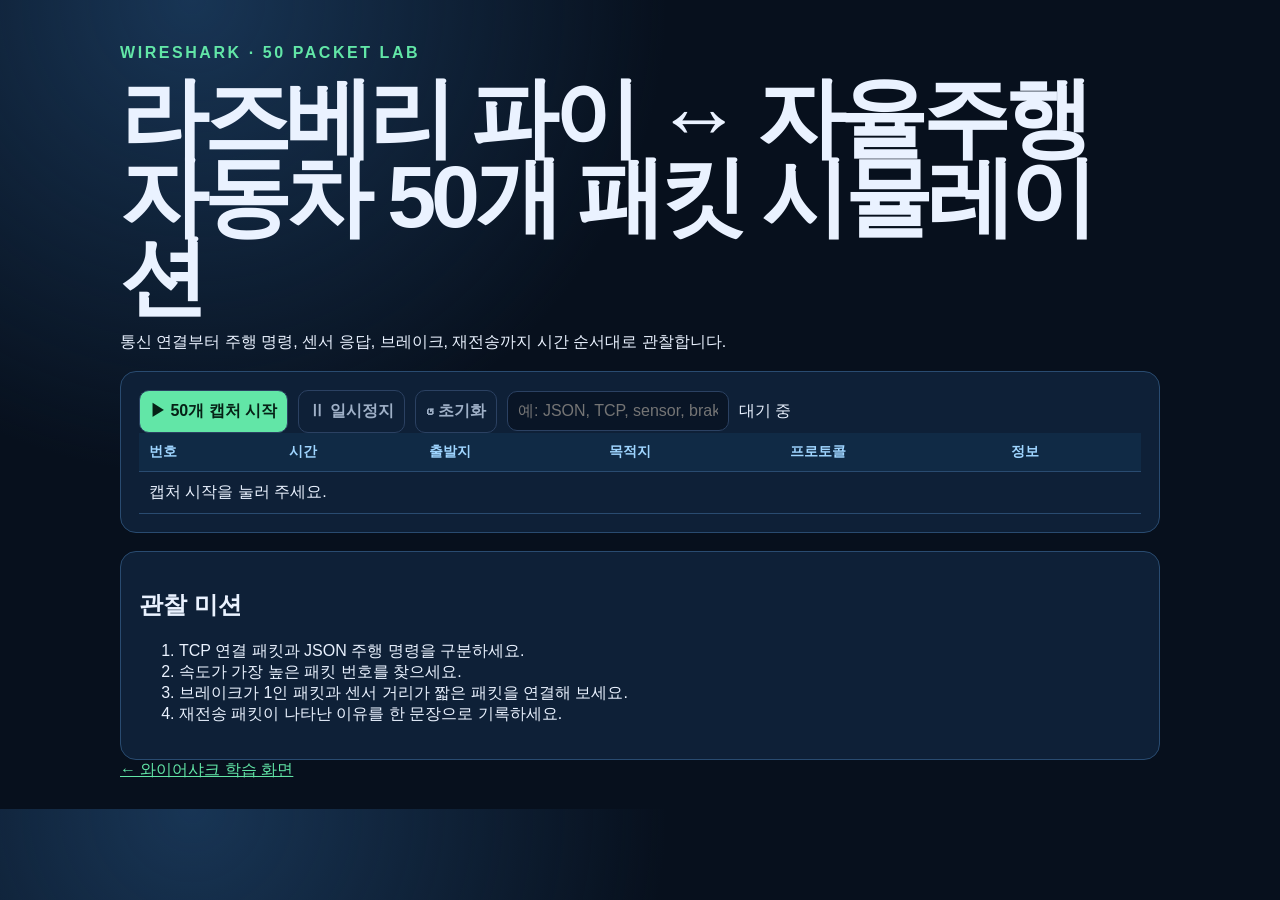
<file: student-web/wireshark-50-simulation.html>
<!doctype html><html lang="ko"><head><meta charset="utf-8"><meta name="viewport" content="width=device-width,initial-scale=1"><title>Wireshark 50 패킷 시뮬레이션</title><link rel="stylesheet" href="styles.css"><style>.wrap{max-width:1200px;margin:auto;padding:28px 20px}.panel{background:#0e2037;border:1px solid #294b70;border-radius:16px;padding:18px;margin-top:18px}.controls{display:flex;gap:10px;flex-wrap:wrap;align-items:center}.table-wrap{overflow:auto;max-height:600px}.packet-table{width:100%;min-width:800px;border-collapse:collapse}.packet-table th,.packet-table td{padding:10px;border-bottom:1px solid #294b70}.packet-table th{background:#102a45;color:#9fd5ff;position:sticky;top:0}.packet-table tr.new{animation:flash .6s}@keyframes flash{from{background:#176458}to{background:transparent}}</style></head><body><main class="wrap"><p class="eyebrow">WIRESHARK · 50 PACKET LAB</p><h1>라즈베리 파이 ↔ 자율주행 자동차 50개 패킷 시뮬레이션</h1><p>통신 연결부터 주행 명령, 센서 응답, 브레이크, 재전송까지 시간 순서대로 관찰합니다.</p><section class="panel"><div class="controls"><button id="start">▶ 50개 캡처 시작</button><button id="pause" class="secondary">Ⅱ 일시정지</button><button id="reset" class="secondary">↺ 초기화</button><input id="filter" placeholder="예: JSON, TCP, sensor, brake"><span id="status" role="status">대기 중</span></div><div class="table-wrap"><table class="packet-table"><thead><tr><th>번호</th><th>시간</th><th>출발지</th><th>목적지</th><th>프로토콜</th><th>정보</th></tr></thead><tbody id="rows"><tr><td colspan="6">캡처 시작을 눌러 주세요.</td></tr></tbody></table></div></section><section class="panel"><h2>관찰 미션</h2><ol><li>TCP 연결 패킷과 JSON 주행 명령을 구분하세요.</li><li>속도가 가장 높은 패킷 번호를 찾으세요.</li><li>브레이크가 1인 패킷과 센서 거리가 짧은 패킷을 연결해 보세요.</li><li>재전송 패킷이 나타난 이유를 한 문장으로 기록하세요.</li></ol></section><a href="wireshark.html">← 와이어샤크 학습 화면</a></main><script>
const src='192.168.4.21',dst='192.168.4.10',types=[['TCP','SYN 연결 시작'],['TCP','SYN/ACK 응답'],['TCP','ACK 수신 확인'],['JSON','speed=8, steering=0, brake=0'],['JSON','speed=15, steering=1, brake=0'],['UDP','sensor=front, distance=2.4m'],['JSON','speed=22, steering=3, brake=0'],['JSON','speed=18, steering=2, brake=0'],['UDP','sensor=front, distance=1.8m'],['JSON','speed=12, steering=-2, brake=0'],['TCP','ACK 수신 확인'],['JSON','speed=6, steering=-3, brake=0'],['JSON','speed=3, steering=0, brake=1'],['TCP','Retransmission'],['JSON','mode=manual, emergency=true']];const packets=Array.from({length:50},(_,i)=>{const t=types[i%types.length];return [i+1,`10:00:${String(i+1).padStart(2,'0')}`,i%3===1?dst:src,i%3===1?src:dst,t[0],t[1]]});let i=0,timer=null;const $=x=>document.getElementById(x);function renderOne(){if(i>=packets.length){clearInterval(timer);timer=null;$('status').textContent='50개 캡처 완료';return}const p=packets[i++],q=$('filter').value.trim().toLowerCase();if(q&&!p.join(' ').toLowerCase().includes(q))return;const tr=document.createElement('tr');tr.className='new';tr.innerHTML=p.map(x=>`<td>${x}</td>`).join('');$('rows').prepend(tr);$('status').textContent=`${i}/50개 수신 중`};$('start').onclick=()=>{if(!timer){if(i>=50){i=0;$('rows').innerHTML=''}timer=setInterval(renderOne,180);$('status').textContent='실시간 캡처 중'}};$('pause').onclick=()=>{if(timer){clearInterval(timer);timer=null;$('status').textContent='일시정지'}else if(i<50){timer=setInterval(renderOne,180);$('status').textContent='다시 캡처 중'}};$('reset').onclick=()=>{clearInterval(timer);timer=null;i=0;$('rows').innerHTML='<tr><td colspan="6">캡처 시작을 눌러 주세요.</td></tr>';$('status').textContent='대기 중'};$('filter').oninput=()=>{if(i){$('rows').innerHTML='';for(let n=0;n<i;n++){const p=packets[n],q=$('filter').value.trim().toLowerCase();if(q&&!p.join(' ').toLowerCase().includes(q))continue;const tr=document.createElement('tr');tr.innerHTML=p.map(x=>`<td>${x}</td>`).join('');$('rows').appendChild(tr)}}};
</script></body></html>
</file>
<file: student-web/styles.css>
:root { color-scheme: dark; --ink:#eaf2ff; --muted:#9fb0c7; --panel:#111c2e; --line:#2b4162; --accent:#62e6a7; --hot:#ffcb66; --theme-a:rgba(98,230,167,.12); --theme-b:rgba(255,203,102,.12); --theme-c:rgba(98,230,167,.14); --theme-d:rgba(255,203,102,.14); --lane-x:rgba(234,242,255,.12); --lane-y:rgba(98,230,167,.2); --lane-z:rgba(255,203,102,.2); }
* { box-sizing:border-box; }
body { margin:0; font-family:Segoe UI, Pretendard, sans-serif; color:var(--ink); background:radial-gradient(circle at 15% 0,#183555 0,transparent 35%),#07101d; }
header, main { width:min(1080px,92vw); margin:auto; }
header { padding:64px 0 28px; }
h1 { font-size:clamp(2.2rem,7vw,5.5rem); letter-spacing:-.06em; margin:.1em 0; line-height:.9; }
.eyebrow { color:var(--accent); font-weight:700; letter-spacing:.16em; }
.toolbar,.mission,.evidence,.submission,.login-panel,.memory-workflow,.map-panel,.race-panel { background:rgba(17,28,46,.92); border:1px solid var(--line); border-radius:18px; padding:20px; margin:20px 0; }
.driving-data-panel { background:linear-gradient(145deg,rgba(20,52,66,.96),rgba(17,28,46,.96)); border:1px solid rgba(98,230,167,.35); border-radius:18px; padding:20px; margin:20px 0; }
.driving-data-panel[hidden] { display:none; }
.online-simulation { background:linear-gradient(145deg,rgba(35,43,76,.96),rgba(17,28,46,.96)); border:1px solid rgba(120,196,255,.35); border-radius:18px; padding:20px; margin:20px 0; }
.online-simulation[hidden] { display:none; }
.data-panel-head,.data-source-note { display:flex; gap:12px; align-items:center; flex-wrap:wrap; }
.data-panel-head { justify-content:space-between; }
.data-panel-head h2 { margin:.2em 0; }
.data-panel-head p:not(.eyebrow) { color:var(--muted); }
.data-source-note { margin:16px 0; padding:12px 14px; border:1px solid var(--line); border-radius:12px; background:#091526; color:var(--muted); }
.data-source-note b { color:var(--ink); }
.data-source-note a { margin-left:auto; }
.data-table-wrap { overflow:auto; border:1px solid var(--line); border-radius:14px; }
.driving-table { width:100%; min-width:520px; border-collapse:collapse; background:#091526; }
.driving-table th,.driving-table td { padding:11px 13px; text-align:left; border-bottom:1px solid rgba(43,65,98,.7); }
.driving-table th { color:var(--hot); background:#102033; }
.driving-table tr:last-child td { border-bottom:0; }
.driving-table tbody tr:hover { background:#132a3d; }
.team-mission-grid,.data-answer-grid { display:grid; grid-template-columns:repeat(auto-fit,minmax(220px,1fr)); gap:12px; margin:16px 0; }
.team-mission-grid article { padding:16px; border:1px solid var(--line); border-radius:14px; background:#091526; }
.team-mission-grid h3 { margin:8px 0; }
.team-mission-grid p { color:var(--muted); margin:0; }
.data-answer-grid label { display:grid; gap:6px; }
#driving-check-result { color:var(--hot); font-weight:700; min-height:1.3em; }
.sim-controls { display:flex; gap:12px; align-items:end; flex-wrap:wrap; margin:18px 0; }
.sim-controls label { display:grid; gap:6px; color:var(--muted); }
.sim-controls select { min-width:250px; }
.speed-control { min-width:170px; }
.speed-control input { padding:0; accent-color:var(--accent); }
.csv-upload input { max-width:220px; padding:8px; }
.sim-stage { display:grid; gap:14px; padding:18px; border:1px solid var(--line); border-radius:16px; background:#07101d; }
.sim-road { position:relative; min-height:150px; overflow:hidden; border-radius:14px; background:linear-gradient(180deg,#17263b,#0d1727); border:1px solid #334d72; }
.sim-road::before,.sim-road::after { content:""; position:absolute; left:0; right:0; height:2px; background:rgba(234,242,255,.2); }
.sim-road::before { top:22%; }.sim-road::after { bottom:22%; }
.sim-lane-line { position:absolute; left:0; right:0; top:50%; border-top:3px dashed rgba(255,203,102,.7); }
.sim-car { position:absolute; left:12%; top:50%; transform:translate(-50%,-50%); font-size:2.2rem; transition:left .35s ease,transform .35s ease; filter:drop-shadow(0 5px 7px rgba(0,0,0,.35)); }
.sim-readout { display:grid; grid-template-columns:repeat(4,minmax(100px,1fr)); gap:10px; }
.sim-readout span { display:grid; gap:4px; padding:10px; border-radius:12px; background:#102033; color:var(--muted); }
.sim-readout b { color:var(--ink); }
.sim-task-grid { display:grid; grid-template-columns:repeat(auto-fit,minmax(220px,1fr)); gap:12px; margin-top:16px; }
.sim-task-grid article { padding:16px; border:1px solid var(--line); border-radius:14px; background:#091526; }
.sim-task-grid p { min-height:44px; color:var(--muted); }
.sim-task-grid input,.sim-task-grid textarea { margin:0; min-height:0; }
.sim-source-note { color:var(--muted); font-size:.9rem; line-height:1.6; }
.tool-lab-panel { background:linear-gradient(145deg,rgba(17,39,58,.96),rgba(17,28,46,.96)); border:1px solid rgba(255,203,102,.35); border-radius:18px; padding:20px; margin:20px 0; }
.tool-card-grid { display:grid; grid-template-columns:repeat(auto-fit,minmax(240px,1fr)); gap:14px; margin-top:18px; }
.tool-card { display:grid; gap:10px; padding:18px; border:1px solid var(--line); border-radius:16px; background:#091526; }
.tool-card h3 { margin:0; }
.tool-card p,.tool-card li,.tool-card small { color:var(--muted); line-height:1.55; }
.tool-card ol { padding-left:20px; margin:0; }
.command-block { display:block; white-space:pre-wrap; padding:12px; border-radius:10px; background:#050c16; color:var(--accent); font-size:.82rem; }
.copy-command { width:max-content; padding:8px 10px; }
.wire-flow { margin-top:18px; padding:18px; border:1px solid rgba(120,196,255,.3); border-radius:16px; background:#07101d; }
.wire-flow-head { display:flex; justify-content:space-between; gap:12px; align-items:start; flex-wrap:wrap; }
.wire-flow-head h3 { margin:.2em 0 0; }
.wire-flow-track { display:flex; align-items:center; gap:10px; margin-top:16px; overflow:auto; padding-bottom:4px; }
.wire-flow-track article { min-width:150px; display:grid; gap:5px; padding:14px; border:1px solid var(--line); border-radius:12px; background:#102033; }
.packet-simulator { margin-top:18px; padding:18px; border:1px solid rgba(255,203,102,.35); border-radius:16px; background:#07101d; }
.packet-controls { display:flex; flex-wrap:wrap; gap:8px; align-items:center; margin:14px 0; }
.packet-controls input { flex:1 1 220px; margin:0; min-height:42px; }
.packet-scenario { display:flex; align-items:center; gap:10px; color:var(--muted); margin-top:12px; }
.packet-scenario select { margin:0; max-width:340px; }
.packet-table-wrap { overflow:auto; border:1px solid var(--line); border-radius:12px; }
.packet-table { width:100%; border-collapse:collapse; min-width:680px; }
.packet-table th,.packet-table td { padding:10px 12px; border-bottom:1px solid var(--line); text-align:left; white-space:nowrap; }
.packet-table th { color:var(--accent); background:#102033; font-size:.85rem; }
.packet-table tbody tr { cursor:pointer; }
.packet-table tbody tr:hover,.packet-table tbody tr.selected { background:rgba(98,230,167,.12); }
.packet-evidence-summary { display:flex; flex-wrap:wrap; gap:8px 16px; margin-top:12px; padding:12px 14px; border:1px solid rgba(255,203,102,.35); border-radius:12px; background:#0b1a2b; color:var(--muted); }
.packet-evidence-summary b { color:var(--accent); }
.race-card.team-a { border-color:rgba(98,160,255,.65); background:linear-gradient(135deg,rgba(35,75,145,.28),rgba(10,25,43,.95)); }
.race-card.team-b { border-color:rgba(255,177,86,.65); background:linear-gradient(135deg,rgba(130,77,25,.28),rgba(10,25,43,.95)); }
.team-label { display:inline-block; margin:4px 0 8px; padding:3px 8px; border-radius:999px; font-size:.78rem; font-weight:700; }
.team-a .team-label { color:#9fc5ff; background:rgba(65,130,255,.18); }
.team-b .team-label { color:#ffd08d; background:rgba(255,170,70,.18); }
.map-race-car { position:absolute; z-index:4; display:flex; align-items:center; gap:5px; padding:5px 8px; border-radius:999px; font-size:.72rem; background:#07101d; box-shadow:0 0 14px rgba(0,0,0,.35); animation:map-car-pulse 1.8s ease-in-out infinite; }
.map-race-car span { font-size:1.25rem; }.map-race-car b { white-space:nowrap; }.map-race-car.car-a { left:31%; top:47%; color:#9fc5ff; border:1px solid #4f8cff; }.map-race-car.car-b { left:57%; top:47%; color:#ffd08d; border:1px solid #ffb156; animation-delay:.35s; }
.map-race-car.finished { box-shadow:0 0 18px rgba(99,224,174,.8); border-color:#63e0ae; }
.map-finish-line { position:absolute; right:7%; top:42%; z-index:3; padding:7px 10px; border:1px dashed #63e0ae; border-radius:10px; color:#b8ffdf; background:rgba(7,16,29,.88); font-size:.78rem; }
.surprise-mission { display:block; margin-top:8px; padding:6px 8px; border-radius:8px; color:#ffe39a; background:rgba(255,177,86,.12); border:1px solid rgba(255,177,86,.45); font-size:.78rem; }
@keyframes map-car-pulse { 50% { transform:translateY(-3px); } }
.map-energy { padding:16px; border:1px solid rgba(98,160,255,.35); border-radius:14px; background:#0b1a2b; }.map-energy h3 { margin:4px 0 14px; }.energy-row { display:flex; justify-content:space-between; margin-top:10px; font-size:.86rem; }.energy-track { height:10px; margin-top:6px; border-radius:8px; background:#1a2c43; overflow:hidden; }.energy-track i { display:block; height:100%; border-radius:8px; }.energy-blue { background:#63a0ff; }.energy-orange { background:#ffb156; }.map-energy small { display:block; margin-top:14px; color:var(--muted); }
.flow-action { cursor:pointer; transition:transform .15s ease, border-color .15s ease; }
.flow-action:hover,.flow-action:focus-visible { transform:translateY(-2px); border-color:var(--accent); outline:none; }
.flow-action.flow-active { border-color:var(--accent); box-shadow:0 0 0 2px rgba(98,230,167,.2); }
.wire-flow-track small { color:var(--muted); line-height:1.4; }
.wire-step { width:28px; height:28px; display:grid; place-items:center; border-radius:50%; background:var(--accent); color:#06121b; font-weight:800; }
.wire-arrow { color:var(--hot); font-size:1.4rem; }
.curriculum-note { background:linear-gradient(145deg, rgba(98,230,167,.10), rgba(255,203,102,.08)); border:1px solid rgba(98,230,167,.28); border-radius:18px; padding:20px; margin:20px 0; }
.curriculum-note h2 { margin:6px 0 10px; }
.curriculum-note p { color:var(--muted); }
.project-roadmap { display:grid; grid-template-columns:repeat(auto-fit,minmax(150px,1fr)); gap:8px; margin-top:16px; }
.project-roadmap span { padding:10px 12px; border:1px solid rgba(98,230,167,.25); border-radius:12px; background:#0b1a2b; color:var(--muted); font-size:.88rem; }
.project-roadmap b { display:block; color:var(--accent); margin-bottom:4px; }
.inline-link { display:inline-flex; align-items:center; gap:8px; margin-top:8px; text-decoration:none; font-weight:700; }
.toolbar { display:flex; gap:16px; align-items:center; flex-wrap:wrap; }
#api-status { margin-left:auto; color:var(--muted); }
.toolbar select { min-width:280px; }
.map-panel { overflow:hidden; }
.map-copy p:last-child { color:var(--muted); max-width:72ch; }
.map-shell { display:grid; grid-template-columns:minmax(0,1fr) 220px 220px; gap:18px; align-items:stretch; }
.map-board { position:relative; min-height:620px; border:1px solid var(--line); border-radius:24px; overflow:hidden; background:
linear-gradient(135deg, var(--theme-a), transparent 30%),
linear-gradient(315deg, var(--theme-b), transparent 30%),
radial-gradient(circle at 20% 80%, var(--theme-c), transparent 20%),
radial-gradient(circle at 80% 20%, var(--theme-d), transparent 20%),
#091526; }
.map-board::before,
.map-board::after { content:""; position:absolute; inset:0; pointer-events:none; }
.map-board::before { background:
linear-gradient(135deg, transparent 47%, var(--lane-x) 49%, var(--lane-x) 51%, transparent 53%),
linear-gradient(90deg, transparent 48.6%, var(--lane-y) 49%, var(--lane-y) 51%, transparent 51.4%),
linear-gradient(0deg, transparent 48.6%, var(--lane-z) 49%, var(--lane-z) 51%, transparent 51.4%);
opacity:.85; }
.map-board.theme-foundation { --theme-a:rgba(98,230,167,.16); --theme-b:rgba(120,196,255,.10); --theme-c:rgba(98,230,167,.18); --theme-d:rgba(120,196,255,.14); --lane-x:rgba(198,242,255,.16); --lane-y:rgba(98,230,167,.24); --lane-z:rgba(120,196,255,.22); }
.map-board.theme-transport { --theme-a:rgba(255,203,102,.16); --theme-b:rgba(255,126,95,.12); --theme-c:rgba(255,203,102,.14); --theme-d:rgba(255,126,95,.16); --lane-x:rgba(255,238,204,.14); --lane-y:rgba(255,203,102,.24); --lane-z:rgba(255,126,95,.22); }
.map-board.theme-security { --theme-a:rgba(119,255,198,.10); --theme-b:rgba(35,209,197,.14); --theme-c:rgba(119,255,198,.14); --theme-d:rgba(35,209,197,.18); --lane-x:rgba(216,255,245,.14); --lane-y:rgba(119,255,198,.2); --lane-z:rgba(35,209,197,.22); }
.map-board.theme-project { --theme-a:rgba(255,150,214,.12); --theme-b:rgba(255,203,102,.14); --theme-c:rgba(193,134,255,.14); --theme-d:rgba(255,150,214,.18); --lane-x:rgba(255,236,255,.12); --lane-y:rgba(193,134,255,.2); --lane-z:rgba(255,150,214,.22); }
.map-board::after { background-image:
radial-gradient(circle at 16% 84%, rgba(98,230,167,.25) 0 24px, transparent 25px),
radial-gradient(circle at 84% 16%, rgba(255,203,102,.25) 0 24px, transparent 25px),
radial-gradient(circle at 50% 50%, rgba(234,242,255,.12) 0 34px, transparent 35px);
}
.map-node { position:absolute; transform:translate(-50%,-50%); width:52px; height:52px; border-radius:50%; border:1px solid var(--line); background:#102033; color:var(--ink); display:grid; place-items:center; cursor:pointer; font-weight:800; box-shadow:0 8px 22px rgba(0,0,0,.28); transition:transform .16s ease, border-color .16s ease, box-shadow .16s ease, background .16s ease; }
.map-node:hover { transform:translate(-50%,-50%) scale(1.08); border-color:var(--accent); }
.map-node.active { background:linear-gradient(145deg,#1b3f60,#0e1d2f); border-color:var(--accent); box-shadow:0 0 0 3px rgba(98,230,167,.22), 0 10px 26px rgba(0,0,0,.34); }
.map-node.done { border-color:#7ef0bf; box-shadow:0 0 0 2px rgba(126,240,191,.14), 0 8px 22px rgba(0,0,0,.28); }
.map-node.locked,
.map-node:disabled { cursor:not-allowed; opacity:.42; filter:saturate(.45); }
.map-node.locked:hover,
.map-node:disabled:hover { transform:translate(-50%,-50%); border-color:var(--line); }
.map-node.top { color:#d8f7ff; }
.map-node.mid { color:#fff2c7; }
.map-node.bot { color:#ffe3f2; }
.map-node.jungle { background:#132a24; }
.map-node.base { background:#2b2042; }
.map-node .node-no { font-size:.95rem; line-height:1; }
.map-node .node-mini { position:absolute; bottom:-20px; left:50%; transform:translateX(-50%); white-space:nowrap; font-size:.68rem; color:var(--muted); }
.map-lane-tag { position:absolute; padding:6px 10px; border-radius:999px; border:1px solid var(--line); background:rgba(9,21,38,.9); color:var(--muted); font-size:.78rem; letter-spacing:.08em; text-transform:uppercase; }
.tag-top { top:16px; left:24px; }
.tag-mid { top:18px; right:24px; }
.tag-bot { bottom:18px; right:24px; }
.tag-jungle { bottom:18px; left:24px; }
.map-legend { display:grid; gap:12px; padding:18px; border:1px solid var(--line); border-radius:18px; background:#091526; align-content:start; }
.map-legend p { margin:0; color:var(--muted); }
.map-legend b { font-size:1.05rem; }
.theme-chip { display:inline-flex; align-items:center; width:max-content; padding:6px 10px; border-radius:999px; border:1px solid var(--line); background:#102033; color:var(--hot); font-size:.76rem; letter-spacing:.08em; text-transform:uppercase; }
.race-head { display:flex; justify-content:space-between; gap:16px; align-items:end; flex-wrap:wrap; }
.race-head p:last-child { color:var(--muted); max-width:64ch; }
.race-meta { display:grid; gap:8px; justify-items:end; text-align:right; }
.race-meta small { color:var(--muted); }
.race-grid { display:grid; grid-template-columns:repeat(auto-fit,minmax(240px,1fr)); gap:14px; margin-top:18px; }
.race-card { position:relative; display:grid; gap:10px; padding:18px; border:1px solid var(--line); border-radius:16px; background:linear-gradient(145deg,#13223a,#0c1727); }
.race-rank { position:absolute; top:14px; right:14px; width:34px; height:34px; border-radius:50%; display:grid; place-items:center; font-weight:900; color:#08111d; background:var(--hot); }
.race-card.me { border-color:var(--accent); box-shadow:0 0 0 2px rgba(98,230,167,.16); }
.race-card .race-stage { color:var(--hot); font-weight:700; }
.race-card small { color:var(--muted); }
.race-stats { display:grid; grid-template-columns:repeat(2,minmax(0,1fr)); gap:10px; }
.race-stats span { display:grid; gap:4px; padding:10px; border-radius:12px; background:#091526; color:var(--muted); font-size:.85rem; }
.race-stats b { color:var(--ink); font-size:1rem; }
.stage-zone { margin:0 0 8px; color:var(--accent); font-weight:800; letter-spacing:.12em; text-transform:uppercase; }
.stage-mission { font-size:1.05rem; color:var(--ink); }
.stage-grid { display:grid; grid-template-columns:repeat(auto-fit,minmax(180px,1fr)); gap:12px; margin-top:18px; }
.stage-grid article { padding:16px; border:1px solid var(--line); border-radius:14px; background:linear-gradient(145deg,#13223a,#0b1523); }
.stage-grid span { display:block; margin-bottom:8px; color:var(--muted); font-size:.9rem; }
.stage-grid b { color:var(--hot); }
select,textarea,button,input { font:inherit; color:var(--ink); background:#091526; border:1px solid var(--line); border-radius:10px; padding:10px; }
select option:disabled { color:#61748f; }
.flow { display:grid; grid-template-columns:repeat(auto-fit,minmax(210px,1fr)); gap:12px; }
.step { min-height:145px; padding:18px; border:1px solid var(--line); border-radius:16px; background:linear-gradient(145deg,#13223a,#0c1727); cursor:pointer; }
.step.active { outline:2px solid var(--accent); }
.step.done { border-color:var(--accent); }
.step b { display:block; color:var(--hot); margin-bottom:8px; }
.step-launch { display:inline-block; margin-top:14px; color:var(--accent); font-weight:800; }
.step-icon { display:inline-grid; place-items:center; width:30px; height:30px; margin-right:7px; border-radius:9px; background:rgba(98,230,167,.12); font-size:1.15rem; vertical-align:middle; }
.phase-icon { display:inline-block; margin-right:5px; font-size:1.25rem; vertical-align:-2px; }
.flow-phase { margin:16px 0; padding:16px; border:1px solid var(--line); border-radius:16px; background:#091526; }
.flow-before-chat { border-color:rgba(120,196,255,.45); }
.flow-after-chat { border-color:rgba(98,230,167,.45); }
.flow-phase-title { display:flex; align-items:baseline; justify-content:space-between; gap:12px; flex-wrap:wrap; margin-bottom:12px; }
.flow-phase-title span { color:var(--hot); font-size:1.08rem; font-weight:800; }
.flow-phase-title small { color:var(--muted); }
.flow-phase-grid { display:grid; grid-template-columns:repeat(auto-fit,minmax(190px,1fr)); gap:12px; }
.flow-phase-grid .step { min-height:125px; }
textarea { width:100%; min-height:100px; margin:8px 0 16px; resize:vertical; }
button { background:var(--accent); color:#062116; font-weight:800; cursor:pointer; }
code { color:var(--accent); }
nav { display:flex; gap:14px; flex-wrap:wrap; margin-top:24px; }
a { color:var(--accent); }
nav a { padding:9px 12px; border:1px solid var(--line); border-radius:999px; text-decoration:none; }
.form-grid { display:grid; grid-template-columns:repeat(auto-fit,minmax(220px,1fr)); gap:14px; margin:18px 0; }
.form-grid label { display:grid; gap:6px; }
.cards { display:grid; gap:14px; }
.submission-card { display:grid; gap:10px; padding:18px; background:#091526; border:1px solid var(--line); border-radius:14px; }
.submission-card small { color:var(--muted); }
.badge { margin-left:10px; color:var(--hot); }
.review-actions { display:flex; gap:10px; }
#submission-result { margin:14px 0; color:var(--hot); font-weight:700; }
.inline-form { display:flex; align-items:end; flex-wrap:wrap; gap:12px; }
.inline-form label,.memory-grid label { display:grid; gap:6px; }
.secondary { background:transparent; color:var(--muted); }
.memory-grid { display:grid; grid-template-columns:repeat(auto-fit,minmax(280px,1fr)); gap:14px; }
.memory-grid article,.memory-preview { padding:18px; background:#091526; border:1px solid var(--line); border-radius:14px; }
.chat-gate-card { background:linear-gradient(145deg,#13253d,#0c1727); }
.chat-gate-list { margin:10px 0; padding-left:22px; color:var(--muted); line-height:1.8; }
.chat-gate-list b { color:var(--hot); }
.api-key-note { display:block; margin-top:10px; color:var(--muted); line-height:1.5; }
.chat-composer { display:flex; gap:8px; align-items:center; margin-top:12px; }
.chat-composer input { flex:1; min-width:0; margin:0; min-height:46px; font-size:1rem; }
.chat-composer button { flex:0 0 auto; }
.suggested-questions { display:flex; align-items:center; flex-wrap:wrap; gap:8px; margin:12px 0; }
.suggested-questions > span { width:100%; color:var(--hot); font-weight:700; }
.question-chip { padding:7px 10px; border-radius:999px; background:#132a3d; border:1px solid var(--line); color:var(--ink); font-size:.85rem; }
.guardrail { color:var(--hot); font-weight:700; }
pre { white-space:pre-wrap; word-break:break-word; padding:16px; background:#050c16; border-radius:10px; max-height:420px; overflow:auto; }
.progress-track { height:10px; background:#07101d; border-radius:999px; overflow:hidden; }
.progress-track span { display:block; height:100%; background:var(--accent); }
.concept-list { color:var(--muted); }
.chat-card { grid-column:span 2; }
.floating-chat { position:fixed !important; right:20px; bottom:20px; z-index:1000; width:min(480px,calc(100vw - 40px)); max-height:min(76vh,680px); overflow:auto; box-shadow:0 18px 48px rgba(0,0,0,.42); backdrop-filter:blur(10px); border:1px solid rgba(98,230,167,.55)!important; transform:translateZ(0); will-change:transform; font-size:1rem; line-height:1.65; }
.floating-chat.chat-open { border-color:var(--hot)!important; box-shadow:0 0 0 3px rgba(255,203,102,.25),0 18px 48px rgba(0,0,0,.42); }
.floating-chat-head { display:flex; align-items:center; justify-content:space-between; gap:12px; cursor:move; user-select:none; }
.floating-chat-head h3 { margin:0; }
.floating-chat-head span { flex:0 0 auto; padding:5px 8px; border-radius:999px; color:var(--hot); border:1px solid var(--line); font-size:.72rem; }
.chat-history { display:grid; gap:14px; max-height:420px; overflow:auto; padding:16px; margin:14px 0; background:#050c16; border-radius:12px; }
.chat-message { max-width:92%; padding:12px 15px; border-radius:14px; font-size:1rem; line-height:1.65; }
.chat-message b { font-size:.92rem; letter-spacing:.02em; }
.chat-message p { margin:5px 0 0; white-space:pre-wrap; }
.chat-message.user { justify-self:end; background:#183555; }
.chat-message.bot { justify-self:start; background:#102a22; border:1px solid #286349; }
.empty-chat,#chat-status { color:var(--muted); }
button:disabled { opacity:.55; cursor:wait; }
@media(max-width:600px){ #api-status { margin-left:0; width:100%; } }
@media(max-width:1100px){ .map-shell { grid-template-columns:minmax(0,1fr) 220px; } .map-energy { grid-column:2; } }
@media(max-width:900px){ .map-shell { grid-template-columns:1fr; } .map-board,.map-energy { grid-column:auto; } .map-board { min-height:520px; } }
@media(max-width:760px){ .chat-card { grid-column:span 1; } .floating-chat { right:10px; bottom:10px; width:calc(100vw - 20px); max-height:70vh; } .toolbar select { min-width:100%; } .map-board { min-height:460px; } .map-node { width:44px; height:44px; } .map-node .node-mini { display:none; } .sim-readout { grid-template-columns:repeat(2,minmax(100px,1fr)); } }
@media(max-width:480px){
  header, main { width:min(100% - 24px,1080px); }
  header { padding:28px 0 16px; }
  h1 { font-size:clamp(2rem,13vw,3.4rem); line-height:1; }
  h2 { font-size:1.35rem; }
  h3 { font-size:1.05rem; }
  .toolbar,.mission,.evidence,.submission,.login-panel,.memory-workflow,.map-panel,.race-panel,
  .driving-data-panel,.online-simulation { padding:14px; margin:12px 0; border-radius:14px; }
  button, input, select, textarea { max-width:100%; font-size:16px; }
  button { min-height:42px; }
  .data-panel-head,.data-source-note,.chat-composer { align-items:stretch; }
  .data-source-note a { margin-left:0; width:100%; }
  .sim-readout { grid-template-columns:repeat(2,minmax(0,1fr)); gap:7px; }
  .sim-readout article { padding:10px; }
  .sim-readout strong { font-size:1.15rem; }
  .wire-flow-track { gap:6px; }
  .wire-flow-track article { min-width:132px; padding:10px; }
  .packet-table { min-width:620px; }
  .race-stats { grid-template-columns:1fr 1fr; gap:6px; }
  .map-board { min-height:390px; border-radius:16px; }
  .map-node { width:38px; height:38px; font-size:.78rem; }
  .map-copy p { font-size:.9rem; }
  .chat-composer { flex-direction:column; }
  .chat-composer button { width:100%; }
  .floating-chat { left:12px !important; right:12px; width:auto; max-height:64vh; }
  .chat-history { max-height:300px; padding:10px; }
  .chat-message { max-width:100%; padding:10px 12px; font-size:.95rem; }
}
</file>
